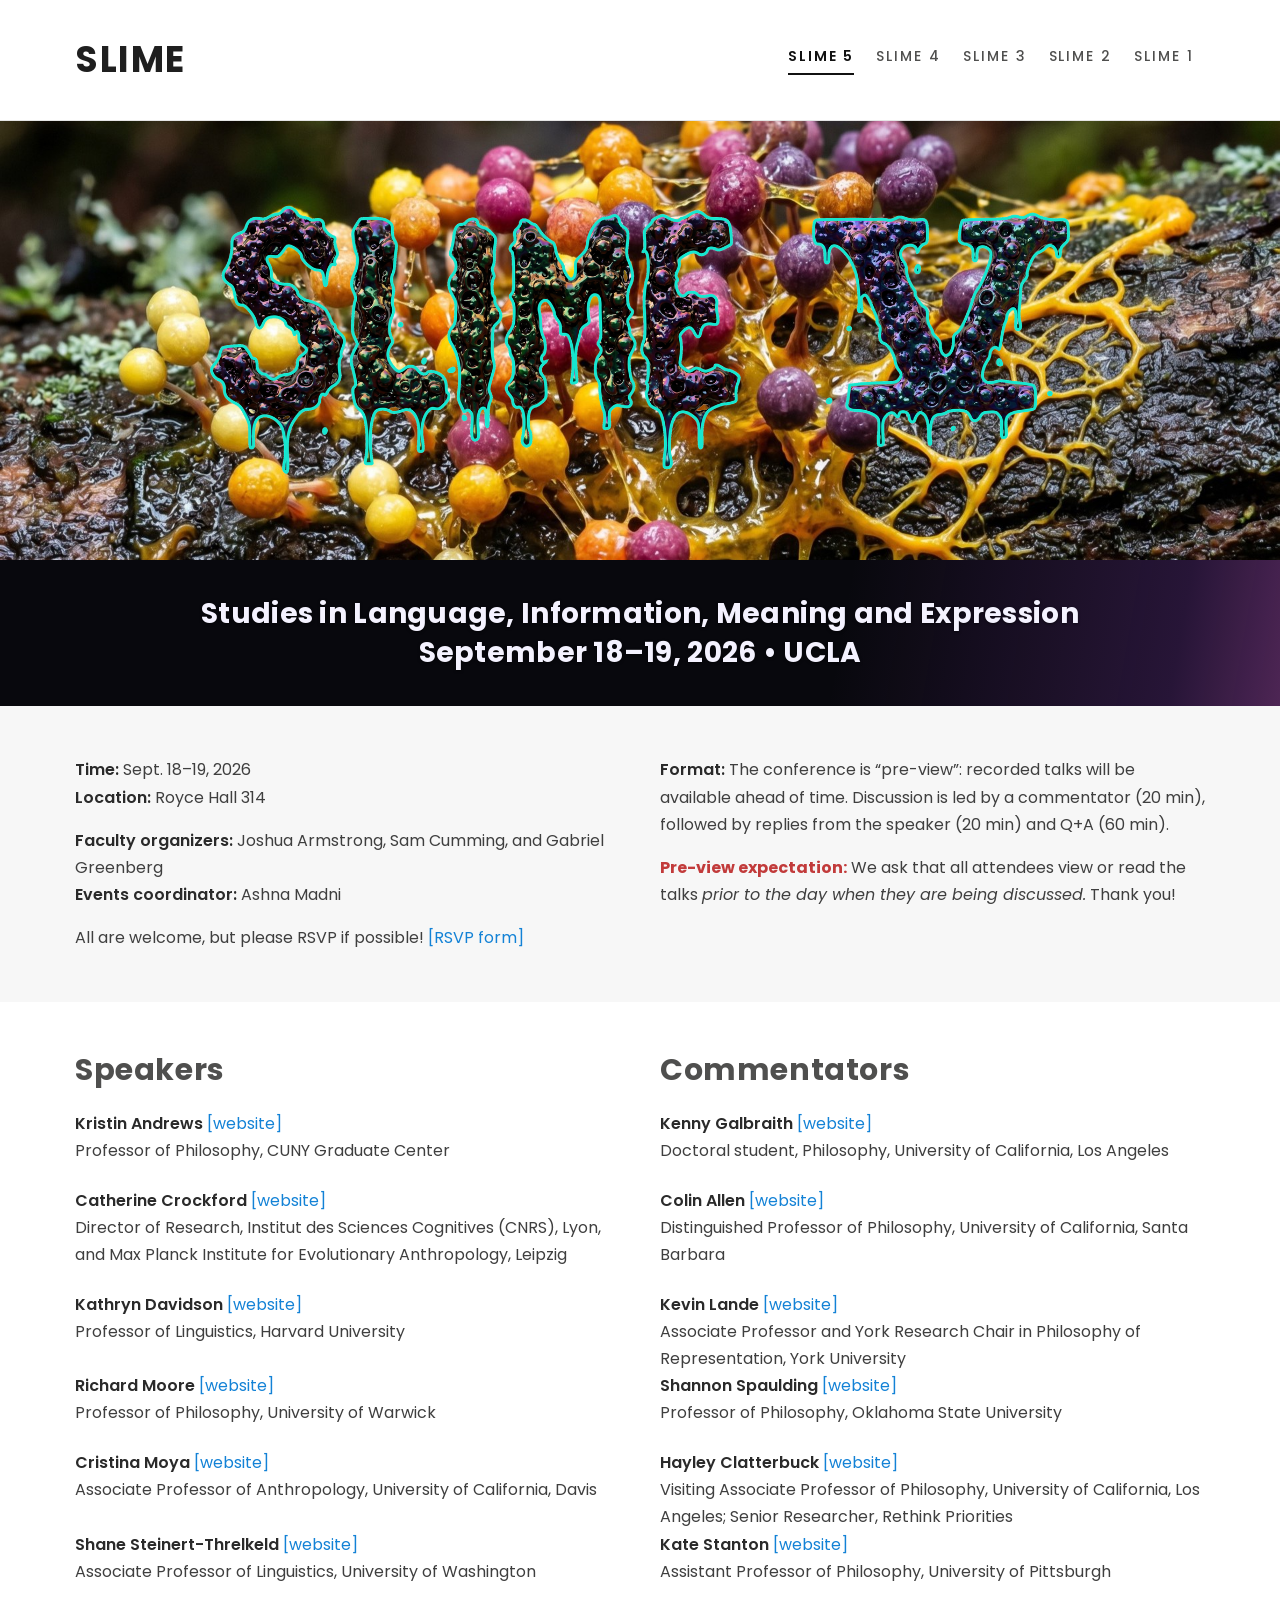
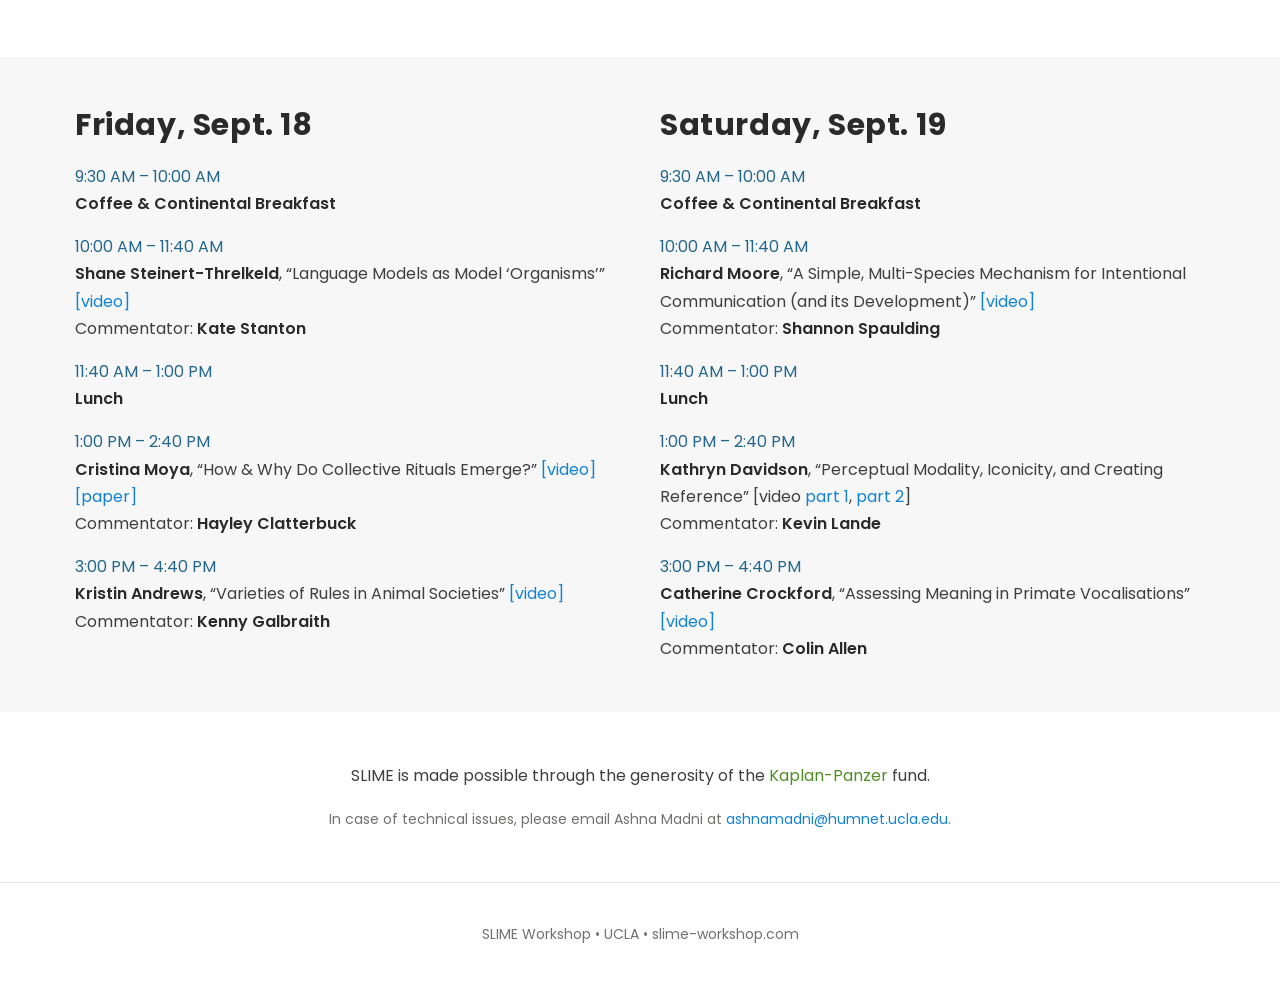
<file: index.html>
<!DOCTYPE html>
<html lang="en">
<head>
  <meta charset="utf-8">
  <meta name="viewport" content="width=device-width, initial-scale=1">
  <title>SLIME 5 — Studies in Language, Information, Meaning and Expression</title>
  <meta name="description" content="SLIME 5: Studies in Language, Information, Meaning and Expression. An annual UCLA workshop — September 18–19, 2026.">
  <meta property="og:title" content="SLIME 5 — UCLA, September 18–19, 2026">
  <meta property="og:description" content="An annual UCLA workshop on language, information, meaning and expression. Details coming soon.">
  <meta property="og:type" content="website">
  <meta property="og:url" content="https://slime-workshop.com/">
  <meta property="og:image" content="https://slime-workshop.com/assets/images/hero/slime5-hero.jpg">
  <link rel="icon" href="assets/images/favicon.png">
  <link rel="preconnect" href="https://fonts.googleapis.com">
  <link rel="preconnect" href="https://fonts.gstatic.com" crossorigin>
  <link href="https://fonts.googleapis.com/css2?family=Poppins:wght@400;500;600;700&display=swap" rel="stylesheet">
  <link rel="stylesheet" href="css/style.css">
</head>
<body class="conf conf--slime5" data-page="slime5">

  <header class="site-header">
    <div class="container">
      <a class="site-logo" href="index.html">SLIME</a>
      <nav class="main-nav" aria-label="Main navigation">
        <ul>
          <li><a href="index.html"   data-nav="slime5">SLIME 5</a></li>
          <li><a href="slime-4.html" data-nav="slime4">SLIME 4</a></li>
          <li><a href="slime-3.html" data-nav="slime3">SLIME 3</a></li>
          <li><a href="slime-2.html" data-nav="slime2">SLIME 2</a></li>
          <li><a href="slime-1.html" data-nav="slime1">SLIME 1</a></li>
        </ul>
      </nav>
      <button class="hamburger" aria-label="Open menu">
        <svg width="24" height="16" viewBox="0 0 24 16" aria-hidden="true"><g fill="currentColor"><rect width="24" height="2"/><rect y="7" width="24" height="2"/><rect y="14" width="24" height="2"/></g></svg>
      </button>
    </div>
  </header>

  <nav class="mobile-nav" aria-label="Mobile navigation">
    <button class="mobile-nav-close" aria-label="Close menu">
      <svg width="22" height="22" viewBox="0 0 20 20" aria-hidden="true"><path d="M12.376 10l7.13-7.13c.656-.657.656-1.72 0-2.378-.656-.656-1.72-.656-2.377 0L10 7.622 2.87.493C2.212-.164 1.15-.164.49.492c-.656.657-.656 1.72 0 2.377L7.622 10l-7.13 7.13c-.656.656-.656 1.72 0 2.376.657.656 1.72.656 2.377 0l7.13-7.13 7.13 7.13c.656.656 1.72.656 2.376 0 .656-.656.656-1.72 0-2.377L12.376 10z" fill="currentColor"/></svg>
    </button>
    <ul>
      <li><a href="index.html"   data-nav="slime5">SLIME 5</a></li>
      <li><a href="slime-4.html" data-nav="slime4">SLIME 4</a></li>
      <li><a href="slime-3.html" data-nav="slime3">SLIME 3</a></li>
      <li><a href="slime-2.html" data-nav="slime2">SLIME 2</a></li>
      <li><a href="slime-1.html" data-nav="slime1">SLIME 1</a></li>
    </ul>
  </nav>

  <main>
    <!-- Slime-mold splash photo is set via `.hero--slime5` in css/style.css;
         the "SLIME V" lockup floats above it (assets/images/slime5-logo.png). -->
    <section class="hero hero--slime5">
      <img class="hero__logo" src="assets/images/slime5-logo.png" alt="SLIME 5">
    </section>

    <section class="band band-title">
      <div class="container">
        <h1>Studies in Language, Information, Meaning and Expression<br>September 18&ndash;19, 2026 &bull; UCLA</h1>
      </div>
    </section>

<section class="band band--logistics">
      <div class="container">
        <div class="two-col">
          <div>
            <p>
              <strong>Time:</strong> Sept. 18&ndash;19, 2026<br>
              <strong>Location:</strong> Royce Hall 314
            </p>
            <p>
              <strong>Faculty organizers:</strong> Joshua Armstrong, Sam Cumming, and Gabriel Greenberg<br>
              <strong>Events coordinator:</strong> Ashna Madni
            </p>
            <p>All are welcome, but please RSVP if possible!
              <a href="https://forms.gle/f8BjvBZV5dRXZYhaA" target="_blank" rel="noopener">[RSVP form]</a>
            </p>
          </div>
          <div>
            <p><strong>Format:</strong> The conference is “pre-view”: recorded talks will be available ahead of time. Discussion is led by a commentator (20 min), followed by replies from the speaker (20 min) and Q+A (60 min).</p>
            <p><strong class="note-change">Pre-view expectation:</strong> We ask that all attendees view or read the talks <em>prior to the day when they are being discussed.</em> Thank you!</p>
          </div>
        </div>
      </div>
    </section>

    <section class="band band--people">
      <div class="container">
        <div class="pairs">
          <div class="pairs-head">
            <h2>Speakers</h2>
            <h2>Commentators</h2>
          </div>
          <div class="pair">
            <p class="person person--speaker"><strong>Kristin Andrews</strong> <a href="https://www.kristinandrews.org/" target="_blank" rel="noopener">[website]</a><br><span class="role">Professor of Philosophy, CUNY Graduate Center</span></p>
            <p class="person person--commentator"><strong>Kenny Galbraith</strong> <a href="https://philosophy.ucla.edu/person/kenny-galbraith/" target="_blank" rel="noopener">[website]</a><br><span class="role">Doctoral student, Philosophy, University of California, Los Angeles</span></p>
          </div>
          <div class="pair">
            <p class="person person--speaker"><strong>Catherine Crockford</strong> <a href="https://www.eva.mpg.de/ecology/staff/catherine-crockford/" target="_blank" rel="noopener">[website]</a><br><span class="role">Director of Research, Institut des Sciences Cognitives (CNRS), Lyon, and Max Planck Institute for Evolutionary Anthropology, Leipzig</span></p>
            <p class="person person--commentator"><strong>Colin Allen</strong> <a href="https://philosophy.ucsb.edu/people/allen-colin" target="_blank" rel="noopener">[website]</a><br><span class="role">Distinguished Professor of Philosophy, University of California, Santa Barbara</span></p>
          </div>
          <div class="pair">
            <p class="person person--speaker"><strong>Kathryn Davidson</strong> <a href="https://kathryndavidson.scholars.harvard.edu/" target="_blank" rel="noopener">[website]</a><br><span class="role">Professor of Linguistics, Harvard University</span></p>
            <p class="person person--commentator"><strong>Kevin Lande</strong> <a href="https://www.kevinlande.com/" target="_blank" rel="noopener">[website]</a><br><span class="role">Associate Professor and York Research Chair in Philosophy of Representation, York University</span></p>
          </div>
          <div class="pair">
            <p class="person person--speaker"><strong>Richard Moore</strong> <a href="https://warwick.ac.uk/fac/soc/philosophy/people/summaries/moore/" target="_blank" rel="noopener">[website]</a><br><span class="role">Professor of Philosophy, University of Warwick</span></p>
            <p class="person person--commentator"><strong>Shannon Spaulding</strong> <a href="https://www.shannonspaulding.com/" target="_blank" rel="noopener">[website]</a><br><span class="role">Professor of Philosophy, Oklahoma State University</span></p>
          </div>
          <div class="pair">
            <p class="person person--speaker"><strong>Cristina Moya</strong> <a href="https://sites.google.com/site/cristinasolermoya/home" target="_blank" rel="noopener">[website]</a><br><span class="role">Associate Professor of Anthropology, University of California, Davis</span></p>
            <p class="person person--commentator"><strong>Hayley Clatterbuck</strong> <a href="https://sites.google.com/site/hayleyclatterbuck/home" target="_blank" rel="noopener">[website]</a><br><span class="role">Visiting Associate Professor of Philosophy, University of California, Los Angeles; Senior Researcher, Rethink Priorities</span></p>
          </div>
          <div class="pair">
            <p class="person person--speaker"><strong>Shane Steinert-Threlkeld</strong> <a href="https://www.shane.st/" target="_blank" rel="noopener">[website]</a><br><span class="role">Associate Professor of Linguistics, University of Washington</span></p>
            <p class="person person--commentator"><strong>Kate Stanton</strong> <a href="https://katehazelstanton1.wixsite.com/my-site-2" target="_blank" rel="noopener">[website]</a><br><span class="role">Assistant Professor of Philosophy, University of Pittsburgh</span></p>
          </div>
        </div>
      </div>
    </section>

    <section class="band band--schedule">
      <div class="container">
        <div class="two-col">
          <div>
            <h2 class="day-title">Friday, Sept. 18</h2>
            <p class="talk"><span class="time">9:30 AM &ndash; 10:00 AM</span><br><strong>Coffee &amp; Continental Breakfast</strong></p>
            <p class="talk"><span class="time">10:00 AM &ndash; 11:40 AM</span><br><strong>Shane Steinert-Threlkeld</strong>, &ldquo;Language Models as Model &lsquo;Organisms&rsquo;&rdquo; <a href="https://drive.google.com/file/d/1bj0Mehg8tjS9d9cQ-EwkXyS5BJYDGszq/view?usp=sharing" target="_blank" rel="noopener">[video]</a><br>Commentator: <strong>Kate Stanton</strong></p>
            <p class="talk"><span class="time">11:40 AM &ndash; 1:00 PM</span><br><strong>Lunch</strong></p>
            <p class="talk"><span class="time">1:00 PM &ndash; 2:40 PM</span><br><strong>Cristina Moya</strong>, &ldquo;How &amp; Why Do Collective Rituals Emerge?&rdquo; <a href="https://drive.google.com/file/d/1dzXQrUjvEh249JA2PDwNamiRD2YZnNLs/view?usp=sharing" target="_blank" rel="noopener">[video]</a> <a href="https://royalsocietypublishing.org/rsos/article/12/9/250077/235299/The-emergence-of-a-new-pilgrimage-as-an-assurance" target="_blank" rel="noopener">[paper]</a><br>Commentator: <strong>Hayley Clatterbuck</strong></p>
            <p class="talk"><span class="time">3:00 PM &ndash; 4:40 PM</span><br><strong>Kristin Andrews</strong>, &ldquo;Varieties of Rules in Animal Societies&rdquo; <a href="https://drive.google.com/file/d/1WUjVRDhtJ2FOHoKakZgXEG7cvaIjIa4R/view?usp=sharing" target="_blank" rel="noopener">[video]</a><br>Commentator: <strong>Kenny Galbraith</strong></p>
          </div>
          <div>
            <h2 class="day-title">Saturday, Sept. 19</h2>
            <p class="talk"><span class="time">9:30 AM &ndash; 10:00 AM</span><br><strong>Coffee &amp; Continental Breakfast</strong></p>
            <p class="talk"><span class="time">10:00 AM &ndash; 11:40 AM</span><br><strong>Richard Moore</strong>, &ldquo;A Simple, Multi-Species Mechanism for Intentional Communication (and its Development)&rdquo; <a href="https://drive.google.com/file/d/153QAmMgkOToYW5afntk2cWWVSKLG9I5l/view?usp=sharing" target="_blank" rel="noopener">[video]</a><br>Commentator: <strong>Shannon Spaulding</strong></p>
            <p class="talk"><span class="time">11:40 AM &ndash; 1:00 PM</span><br><strong>Lunch</strong></p>
            <p class="talk"><span class="time">1:00 PM &ndash; 2:40 PM</span><br><strong>Kathryn Davidson</strong>, &ldquo;Perceptual Modality, Iconicity, and Creating Reference&rdquo; [video <a href="https://docs.google.com/videos/d/1hTlEY-JbBmpgV8bxRKwBhh-JTKLkEIJRCjemgyL8GQw/play?usp=sharing" target="_blank" rel="noopener">part 1</a>, <a href="https://docs.google.com/videos/d/1gP9vW-ZI-f-BmzbaonrqGeTW0TiOTovpuSd4_0iSjqk/play?usp=sharing" target="_blank" rel="noopener">part 2</a>]<br>Commentator: <strong>Kevin Lande</strong></p>
            <p class="talk"><span class="time">3:00 PM &ndash; 4:40 PM</span><br><strong>Catherine Crockford</strong>, &ldquo;Assessing Meaning in Primate Vocalisations&rdquo; <a href="https://drive.google.com/file/d/1_A3MTIz2d9bvZk6wT3_3PSCMRsR64K-q/view?usp=sharing" target="_blank" rel="noopener">[video]</a><br>Commentator: <strong>Colin Allen</strong></p>
          </div>
        </div>
      </div>
    </section>

    <section class="band colophon">
      <div class="container">
        <p>SLIME is made possible through the generosity of the <span class="credit">Kaplan-Panzer</span> fund.</p>
        <p><small>In case of technical issues, please email Ashna Madni at <a href="mailto:ashnamadni@humnet.ucla.edu">ashnamadni@humnet.ucla.edu</a>.</small></p>
      </div>
    </section>
  </main>

  <footer class="site-footer">
    <div class="container">
      <p>SLIME Workshop &bull; UCLA &bull; <a href="https://slime-workshop.com">slime-workshop.com</a></p>
    </div>
  </footer>

  <script src="js/main.js"></script>
</body>
</html>
</file>
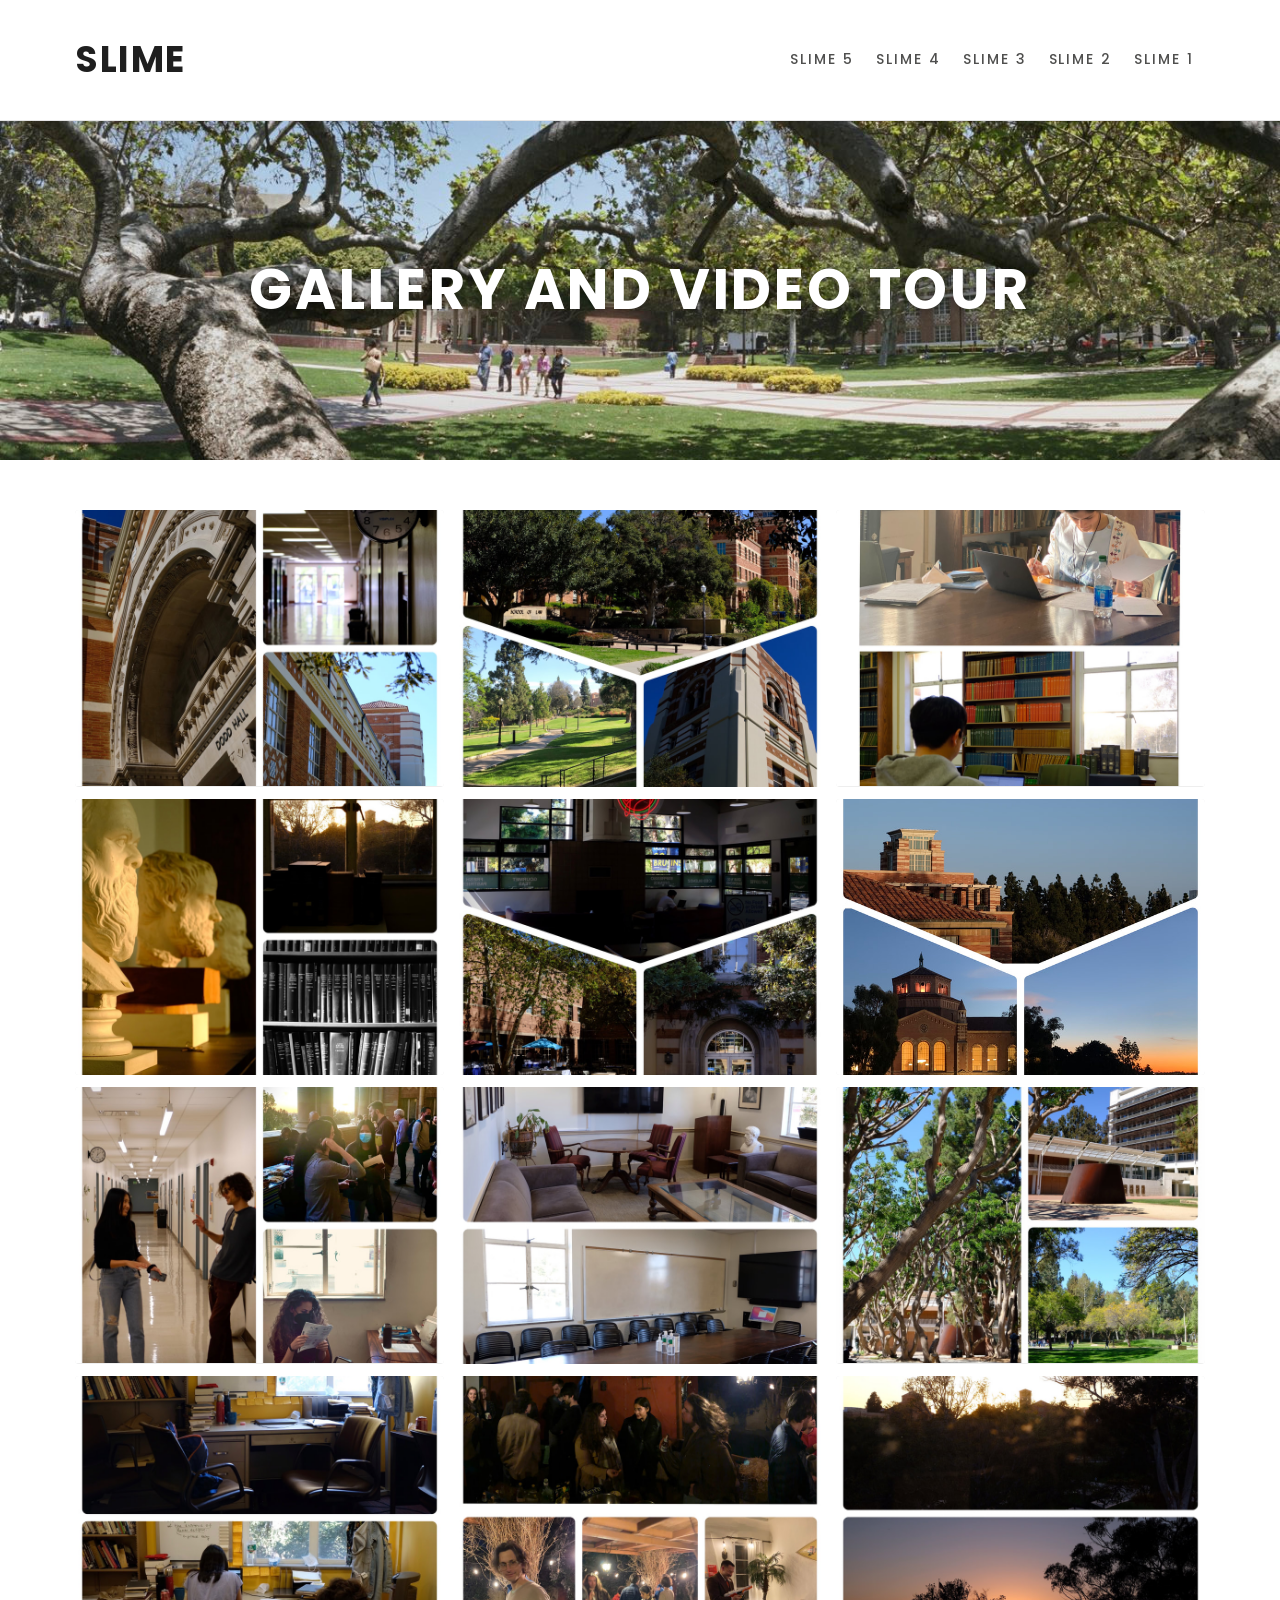
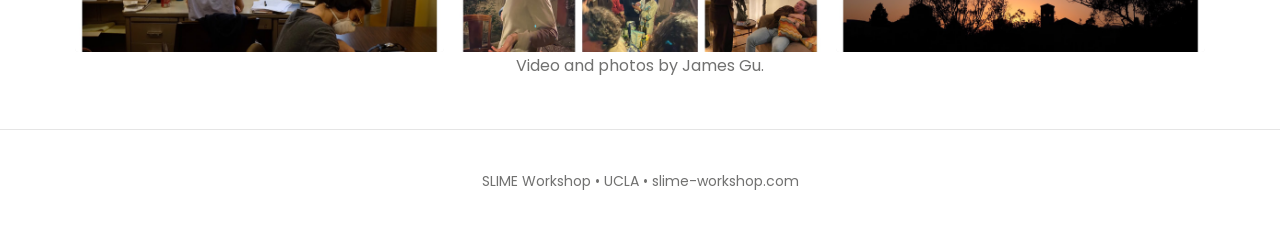
<file: gallery.html>
<!DOCTYPE html>
<html lang="en">
<head>
  <meta charset="utf-8">
  <meta name="viewport" content="width=device-width, initial-scale=1">
  <title>Gallery and Video Tour — SLIME Workshop, UCLA</title>
  <meta name="description" content="A photo tour of the UCLA Philosophy department and campus, home of the SLIME workshop. Photos by James Gu.">
  <meta property="og:title" content="Gallery and Video Tour — SLIME Workshop">
  <meta property="og:description" content="A photo tour of the UCLA Philosophy department and campus.">
  <meta property="og:type" content="website">
  <meta property="og:url" content="https://slime-workshop.com/gallery.html">
  <meta property="og:image" content="https://slime-workshop.com/assets/images/gallery/01.jpg">
  <link rel="icon" href="assets/images/favicon.png">
  <link rel="preconnect" href="https://fonts.googleapis.com">
  <link rel="preconnect" href="https://fonts.gstatic.com" crossorigin>
  <link href="https://fonts.googleapis.com/css2?family=Poppins:wght@400;500;600;700&display=swap" rel="stylesheet">
  <link rel="stylesheet" href="css/style.css">
</head>
<body class="conf conf--gallery" data-page="gallery">

  <header class="site-header">
    <div class="container">
      <a class="site-logo" href="index.html">SLIME</a>
      <nav class="main-nav" aria-label="Main navigation">
        <ul>
          <li><a href="index.html"   data-nav="slime5">SLIME 5</a></li>
          <li><a href="slime-4.html" data-nav="slime4">SLIME 4</a></li>
          <li><a href="slime-3.html" data-nav="slime3">SLIME 3</a></li>
          <li><a href="slime-2.html" data-nav="slime2">SLIME 2</a></li>
          <li><a href="slime-1.html" data-nav="slime1">SLIME 1</a></li>
        </ul>
      </nav>
      <button class="hamburger" aria-label="Open menu">
        <svg width="24" height="16" viewBox="0 0 24 16" aria-hidden="true"><g fill="currentColor"><rect width="24" height="2"/><rect y="7" width="24" height="2"/><rect y="14" width="24" height="2"/></g></svg>
      </button>
    </div>
  </header>

  <nav class="mobile-nav" aria-label="Mobile navigation">
    <button class="mobile-nav-close" aria-label="Close menu">
      <svg width="22" height="22" viewBox="0 0 20 20" aria-hidden="true"><path d="M12.376 10l7.13-7.13c.656-.657.656-1.72 0-2.378-.656-.656-1.72-.656-2.377 0L10 7.622 2.87.493C2.212-.164 1.15-.164.49.492c-.656.657-.656 1.72 0 2.377L7.622 10l-7.13 7.13c-.656.656-.656 1.72 0 2.376.657.656 1.72.656 2.377 0l7.13-7.13 7.13 7.13c.656.656 1.72.656 2.376 0 .656-.656.656-1.72 0-2.377L12.376 10z" fill="currentColor"/></svg>
    </button>
    <ul>
      <li><a href="index.html"   data-nav="slime5">SLIME 5</a></li>
      <li><a href="slime-4.html" data-nav="slime4">SLIME 4</a></li>
      <li><a href="slime-3.html" data-nav="slime3">SLIME 3</a></li>
      <li><a href="slime-2.html" data-nav="slime2">SLIME 2</a></li>
      <li><a href="slime-1.html" data-nav="slime1">SLIME 1</a></li>
    </ul>
  </nav>

  <main>
    <section class="hero hero--gallery">
      <h1 class="hero__wordmark" style="font-size:clamp(32px,6vw,56px);">Gallery and Video Tour</h1>
    </section>

    <section class="band">
      <div class="container">
        <div class="gallery-grid">
          <figure><a href="assets/images/gallery/01.jpg" data-caption="Dodd Hall — Our home"><img src="assets/images/gallery/01.jpg" alt="Dodd Hall — Our home" loading="lazy"></a><figcaption>Dodd Hall — Our home</figcaption></figure>
          <figure><a href="assets/images/gallery/02.jpg" data-caption="UCLA Campus"><img src="assets/images/gallery/02.jpg" alt="UCLA Campus" loading="lazy"></a><figcaption>UCLA Campus</figcaption></figure>
          <figure><a href="assets/images/gallery/03.jpg" data-caption="Philosophy Department Library (in Dodd Hall)"><img src="assets/images/gallery/03.jpg" alt="Philosophy Department Library (in Dodd Hall)" loading="lazy"></a><figcaption>Philosophy Department Library (in Dodd Hall)</figcaption></figure>
          <figure><a href="assets/images/gallery/04.jpg" data-caption=""><img src="assets/images/gallery/04.jpg" alt="UCLA scene" loading="lazy"></a></figure>
          <figure><a href="assets/images/gallery/05.jpg" data-caption=""><img src="assets/images/gallery/05.jpg" alt="UCLA scene" loading="lazy"></a></figure>
          <figure><a href="assets/images/gallery/06.jpg" data-caption=""><img src="assets/images/gallery/06.jpg" alt="UCLA scene" loading="lazy"></a></figure>
          <figure><a href="assets/images/gallery/07.jpg" data-caption="Philosophical work"><img src="assets/images/gallery/07.jpg" alt="Philosophical work" loading="lazy"></a><figcaption>Philosophical work</figcaption></figure>
          <figure><a href="assets/images/gallery/08.jpg" data-caption="The seminar rooms"><img src="assets/images/gallery/08.jpg" alt="The seminar rooms" loading="lazy"></a><figcaption>The seminar rooms</figcaption></figure>
          <figure><a href="assets/images/gallery/09.jpg" data-caption="UCLA Campus"><img src="assets/images/gallery/09.jpg" alt="UCLA Campus" loading="lazy"></a><figcaption>UCLA Campus</figcaption></figure>
          <figure><a href="assets/images/gallery/10.jpg" data-caption="Grad offices"><img src="assets/images/gallery/10.jpg" alt="Grad offices" loading="lazy"></a><figcaption>Grad offices</figcaption></figure>
          <figure><a href="assets/images/gallery/11.jpg" data-caption="Having fun"><img src="assets/images/gallery/11.jpg" alt="Having fun" loading="lazy"></a><figcaption>Having fun</figcaption></figure>
          <figure><a href="assets/images/gallery/12.jpg" data-caption="Dusk"><img src="assets/images/gallery/12.jpg" alt="Dusk" loading="lazy"></a><figcaption>Dusk</figcaption></figure>
        </div>
        <p class="gallery-credit">Video and photos by James Gu.</p>
      </div>
    </section>
  </main>

  <footer class="site-footer">
    <div class="container">
      <p>SLIME Workshop &bull; UCLA &bull; <a href="https://slime-workshop.com">slime-workshop.com</a></p>
    </div>
  </footer>

  <script src="js/main.js"></script>
</body>
</html>
</file>
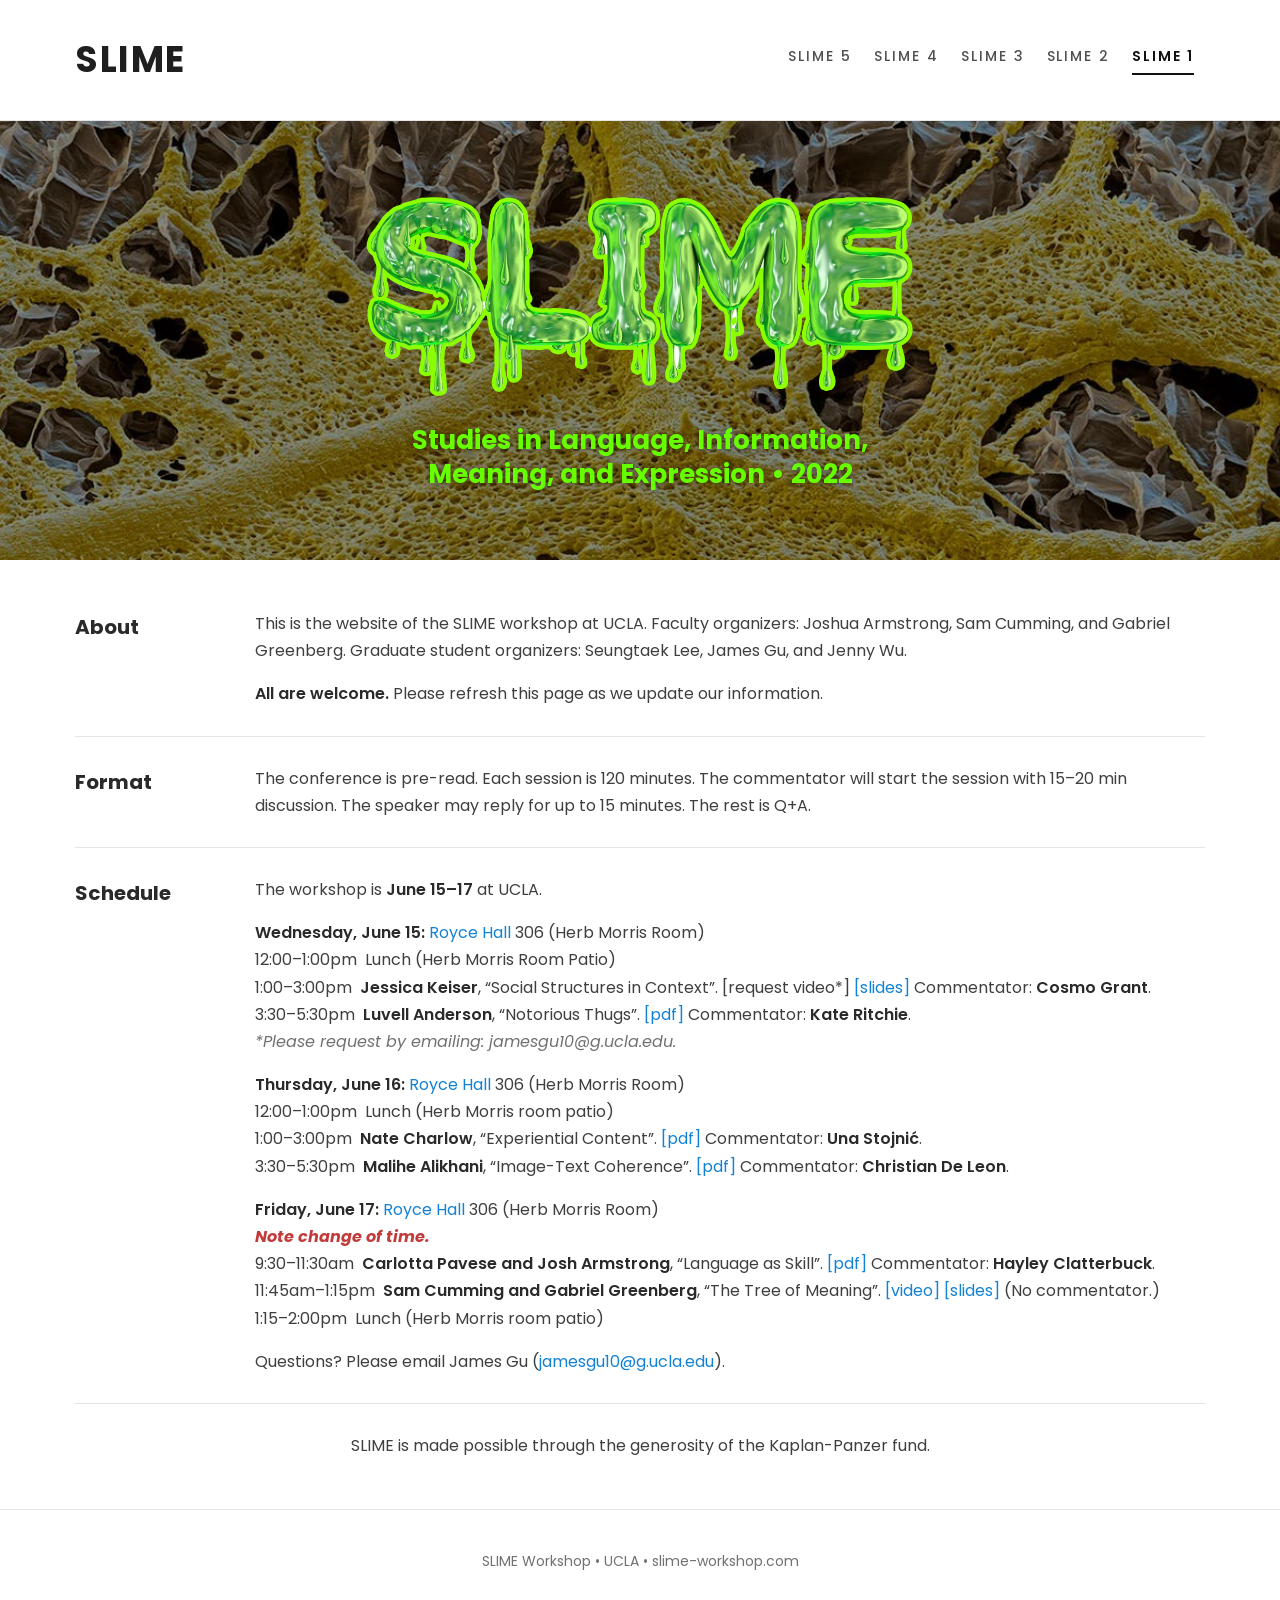
<file: slime-1.html>
<!DOCTYPE html>
<html lang="en">
<head>
  <meta charset="utf-8">
  <meta name="viewport" content="width=device-width, initial-scale=1">
  <title>SLIME 1 — Studies in Language, Information, Meaning, and Expression</title>
  <meta name="description" content="SLIME 1: Studies in Language, Information, Meaning, and Expression. June 15–17, 2022, Royce Hall 306 (Herb Morris Room), UCLA.">
  <meta property="og:title" content="SLIME 1 — UCLA, June 15–17, 2022">
  <meta property="og:description" content="An annual UCLA workshop on language, information, meaning and expression.">
  <meta property="og:type" content="website">
  <meta property="og:url" content="https://slime-workshop.com/slime-1.html">
  <meta property="og:image" content="https://slime-workshop.com/assets/images/slime1-logo.png">
  <link rel="icon" href="assets/images/favicon.png">
  <link rel="preconnect" href="https://fonts.googleapis.com">
  <link rel="preconnect" href="https://fonts.gstatic.com" crossorigin>
  <link href="https://fonts.googleapis.com/css2?family=Poppins:wght@400;500;600;700&display=swap" rel="stylesheet">
  <link rel="stylesheet" href="css/style.css">
</head>
<body class="conf conf--slime1" data-page="slime1">

  <header class="site-header">
    <div class="container">
      <a class="site-logo" href="index.html">SLIME</a>
      <nav class="main-nav" aria-label="Main navigation">
        <ul>
          <li><a href="index.html"   data-nav="slime5">SLIME 5</a></li>
          <li><a href="slime-4.html" data-nav="slime4">SLIME 4</a></li>
          <li><a href="slime-3.html" data-nav="slime3">SLIME 3</a></li>
          <li><a href="slime-2.html" data-nav="slime2">SLIME 2</a></li>
          <li><a href="slime-1.html" data-nav="slime1">SLIME 1</a></li>
        </ul>
      </nav>
      <button class="hamburger" aria-label="Open menu">
        <svg width="24" height="16" viewBox="0 0 24 16" aria-hidden="true"><g fill="currentColor"><rect width="24" height="2"/><rect y="7" width="24" height="2"/><rect y="14" width="24" height="2"/></g></svg>
      </button>
    </div>
  </header>

  <nav class="mobile-nav" aria-label="Mobile navigation">
    <button class="mobile-nav-close" aria-label="Close menu">
      <svg width="22" height="22" viewBox="0 0 20 20" aria-hidden="true"><path d="M12.376 10l7.13-7.13c.656-.657.656-1.72 0-2.378-.656-.656-1.72-.656-2.377 0L10 7.622 2.87.493C2.212-.164 1.15-.164.49.492c-.656.657-.656 1.72 0 2.377L7.622 10l-7.13 7.13c-.656.656-.656 1.72 0 2.376.657.656 1.72.656 2.377 0l7.13-7.13 7.13 7.13c.656.656 1.72.656 2.376 0 .656-.656.656-1.72 0-2.377L12.376 10z" fill="currentColor"/></svg>
    </button>
    <ul>
      <li><a href="index.html"   data-nav="slime5">SLIME 5</a></li>
      <li><a href="slime-4.html" data-nav="slime4">SLIME 4</a></li>
      <li><a href="slime-3.html" data-nav="slime3">SLIME 3</a></li>
      <li><a href="slime-2.html" data-nav="slime2">SLIME 2</a></li>
      <li><a href="slime-1.html" data-nav="slime1">SLIME 1</a></li>
    </ul>
  </nav>

  <main>
    <section class="hero hero--slime1">
      <img class="hero__logo" src="assets/images/slime1-logo.png" alt="SLIME 1">
      <p class="hero__subtitle">Studies in Language, Information,<br>Meaning, and Expression &bull; 2022</p>
    </section>

    <section class="band">
      <div class="container">
        <div class="info-row">
          <p class="info-row__label">About</p>
          <div>
            <p>This is the website of the SLIME workshop at UCLA. Faculty organizers: Joshua Armstrong, Sam Cumming, and Gabriel Greenberg. Graduate student organizers: Seungtaek Lee, James Gu, and Jenny Wu.</p>
            <p><strong>All are welcome.</strong> Please refresh this page as we update our information.</p>
          </div>
        </div>

        <hr class="divider">

        <div class="info-row">
          <p class="info-row__label">Format</p>
          <div>
            <p>The conference is pre-read. Each session is 120 minutes. The commentator will start the session with 15–20 min discussion. The speaker may reply for up to 15 minutes. The rest is Q+A.</p>
          </div>
        </div>

        <hr class="divider">

        <div class="info-row">
          <p class="info-row__label">Schedule</p>
          <div>
            <p>The workshop is <strong>June 15–17</strong> at UCLA.</p>

            <p><strong>Wednesday, June 15:</strong> <a href="https://goo.gl/maps/yJcmug1XwxjMzX3G6" target="_blank" rel="noopener">Royce Hall</a> 306 (Herb Morris Room)<br>
              12:00–1:00pm &nbsp;Lunch (Herb Morris Room Patio)<br>
              1:00–3:00pm &nbsp;<strong>Jessica Keiser</strong>, “Social Structures in Context”. [request video*] <a href="https://drive.google.com/file/d/15xDz8L8DW8nqAEUSDtFvgbJJjANFQ081/view?usp=sharing" target="_blank" rel="noopener">[slides]</a> Commentator: <strong>Cosmo Grant</strong>.<br>
              3:30–5:30pm &nbsp;<strong>Luvell Anderson</strong>, “Notorious Thugs”. <a href="https://drive.google.com/file/d/1pDdVE9bICOA2rPD-Cl0s8CnInoYcw71e/view?usp=sharing" target="_blank" rel="noopener">[pdf]</a> Commentator: <strong>Kate Ritchie</strong>.<br>
              <span class="tba">*Please request by emailing: jamesgu10@g.ucla.edu.</span></p>

            <p><strong>Thursday, June 16:</strong> <a href="https://goo.gl/maps/yJcmug1XwxjMzX3G6" target="_blank" rel="noopener">Royce Hall</a> 306 (Herb Morris Room)<br>
              12:00–1:00pm &nbsp;Lunch (Herb Morris room patio)<br>
              1:00–3:00pm &nbsp;<strong>Nate Charlow</strong>, “Experiential Content”. <a href="https://drive.google.com/file/d/1PMBRdWWgC25WN1MsQghAHzwd8rzUG6jj/view?usp=sharing" target="_blank" rel="noopener">[pdf]</a> Commentator: <strong>Una Stojnić</strong>.<br>
              3:30–5:30pm &nbsp;<strong>Malihe Alikhani</strong>, “Image-Text Coherence”. <a href="https://drive.google.com/file/d/1bOQsgx_ixBfxrotQDN4NV9OKg5yT8P8L/view?usp=sharing" target="_blank" rel="noopener">[pdf]</a> Commentator: <strong>Christian De Leon</strong>.</p>

            <p><strong>Friday, June 17:</strong> <a href="https://goo.gl/maps/yJcmug1XwxjMzX3G6" target="_blank" rel="noopener">Royce Hall</a> 306 (Herb Morris Room)<br>
              <strong><em class="note-change">Note change of time.</em></strong><br>
              9:30–11:30am &nbsp;<strong>Carlotta Pavese and Josh Armstrong</strong>, “Language as Skill”. <a href="https://drive.google.com/file/d/1uNvGmM45-WZhiWpfcvuTy74myKzbwx71/view?usp=sharing" target="_blank" rel="noopener">[pdf]</a> Commentator: <strong>Hayley Clatterbuck</strong>.<br>
              11:45am–1:15pm &nbsp;<strong>Sam Cumming and Gabriel Greenberg</strong>, “The Tree of Meaning”. <a href="https://drive.google.com/file/d/1f_xPemrEwfpL7XgUBjMnSiG9tCIFCw0w/view?usp=sharing" target="_blank" rel="noopener">[video]</a> <a href="https://drive.google.com/file/d/1ZPSA6yx_Sb_O8CFPpUNw8bzwZf8OXDtT/view?usp=sharing" target="_blank" rel="noopener">[slides]</a> (No commentator.)<br>
              1:15–2:00pm &nbsp;Lunch (Herb Morris room patio)</p>

            <p>Questions? Please email James Gu (<a href="mailto:jamesgu10@g.ucla.edu">jamesgu10@g.ucla.edu</a>).</p>
          </div>
        </div>

        <hr class="divider">

        <p class="colophon">SLIME is made possible through the generosity of the Kaplan-Panzer fund.</p>
      </div>
    </section>
  </main>

  <footer class="site-footer">
    <div class="container">
      <p>SLIME Workshop &bull; UCLA &bull; <a href="https://slime-workshop.com">slime-workshop.com</a></p>
    </div>
  </footer>

  <script src="js/main.js"></script>
</body>
</html>
</file>
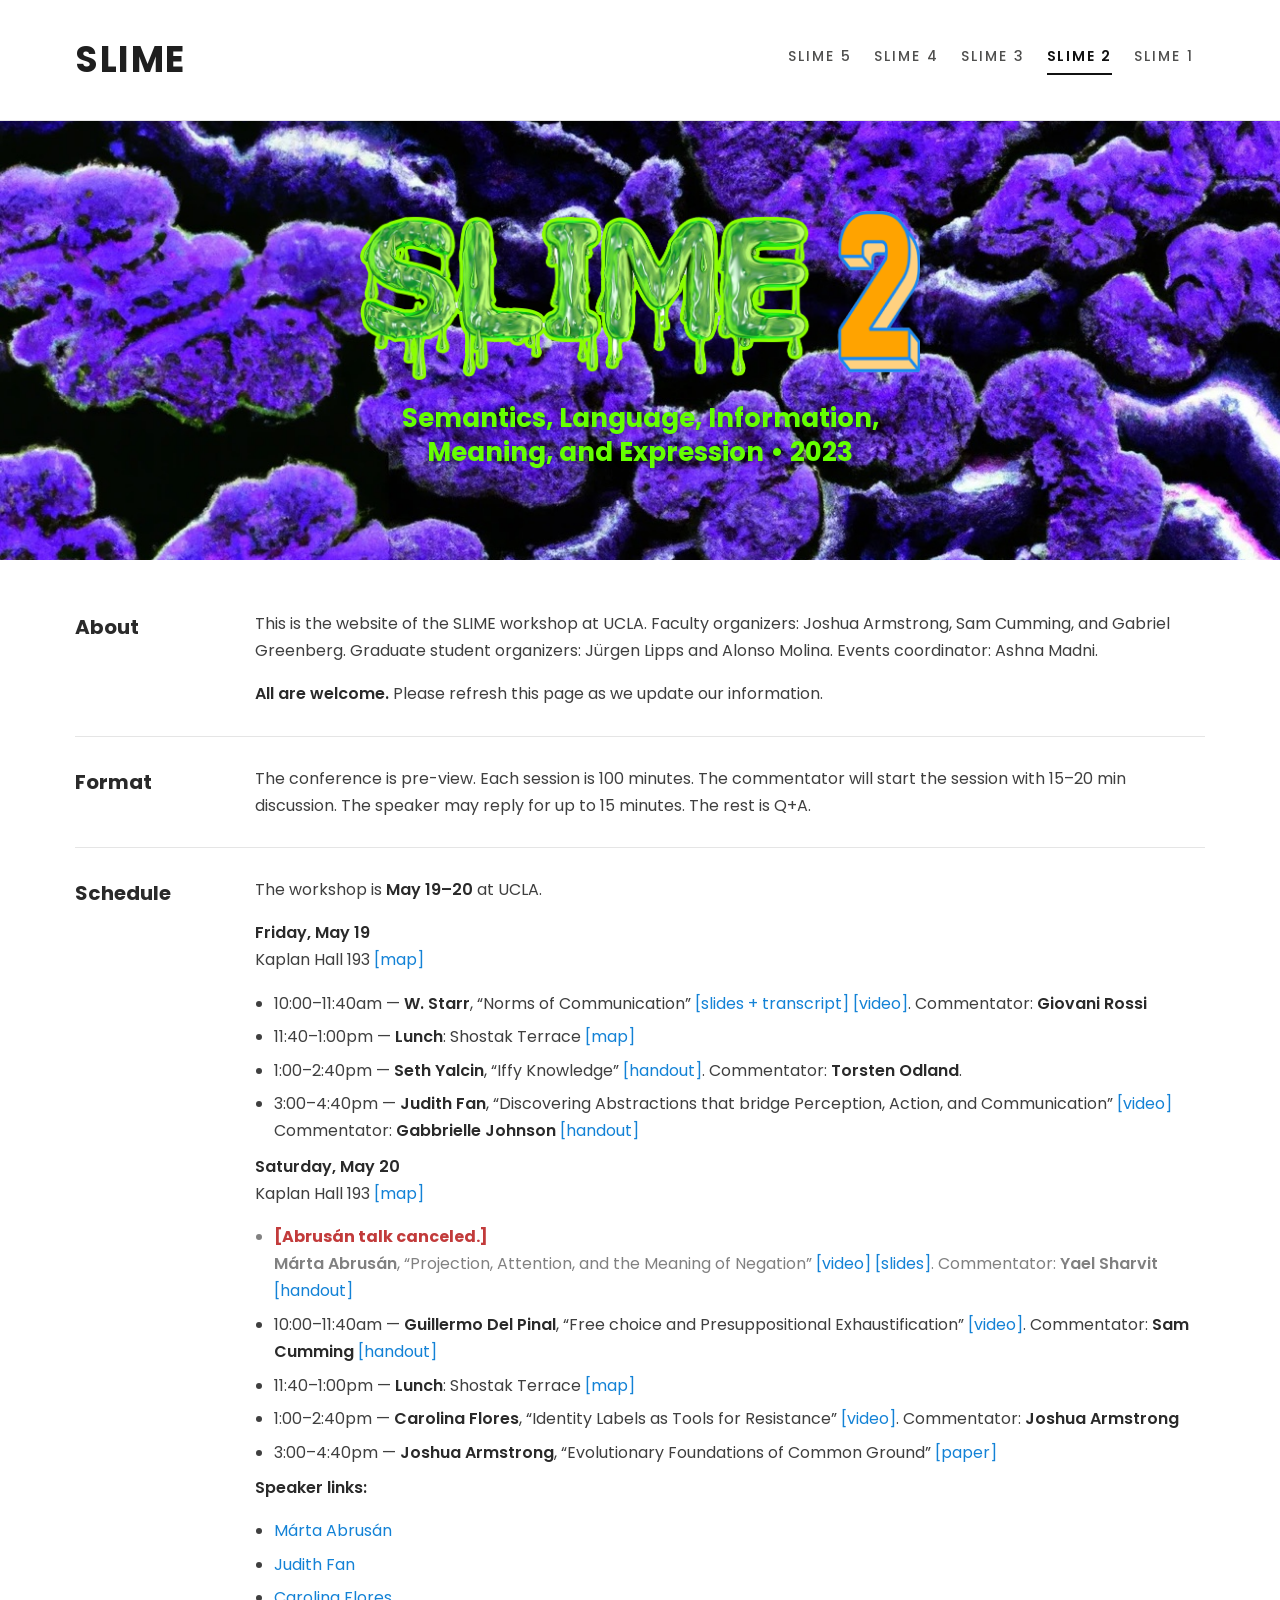
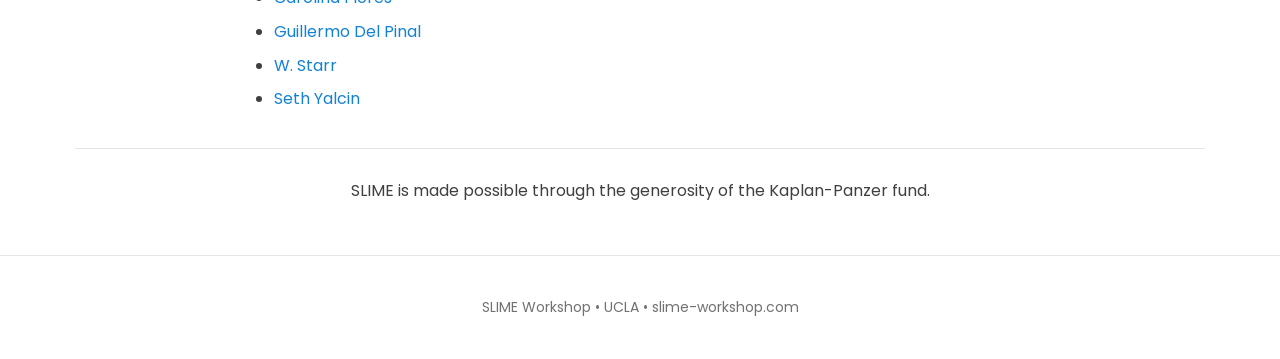
<file: slime-2.html>
<!DOCTYPE html>
<html lang="en">
<head>
  <meta charset="utf-8">
  <meta name="viewport" content="width=device-width, initial-scale=1">
  <title>SLIME 2 — Semantics, Language, Information, Meaning, and Expression</title>
  <meta name="description" content="SLIME 2: Semantics, Language, Information, Meaning, and Expression. May 19–20, 2023, Kaplan Hall 193, UCLA.">
  <meta property="og:title" content="SLIME 2 — UCLA, May 19–20, 2023">
  <meta property="og:description" content="An annual UCLA workshop on language, information, meaning and expression.">
  <meta property="og:type" content="website">
  <meta property="og:url" content="https://slime-workshop.com/slime-2.html">
  <meta property="og:image" content="https://slime-workshop.com/assets/images/slime2-logo.png">
  <link rel="icon" href="assets/images/favicon.png">
  <link rel="preconnect" href="https://fonts.googleapis.com">
  <link rel="preconnect" href="https://fonts.gstatic.com" crossorigin>
  <link href="https://fonts.googleapis.com/css2?family=Poppins:wght@400;500;600;700&display=swap" rel="stylesheet">
  <link rel="stylesheet" href="css/style.css">
</head>
<body class="conf conf--slime2" data-page="slime2">

  <header class="site-header">
    <div class="container">
      <a class="site-logo" href="index.html">SLIME</a>
      <nav class="main-nav" aria-label="Main navigation">
        <ul>
          <li><a href="index.html"   data-nav="slime5">SLIME 5</a></li>
          <li><a href="slime-4.html" data-nav="slime4">SLIME 4</a></li>
          <li><a href="slime-3.html" data-nav="slime3">SLIME 3</a></li>
          <li><a href="slime-2.html" data-nav="slime2">SLIME 2</a></li>
          <li><a href="slime-1.html" data-nav="slime1">SLIME 1</a></li>
        </ul>
      </nav>
      <button class="hamburger" aria-label="Open menu">
        <svg width="24" height="16" viewBox="0 0 24 16" aria-hidden="true"><g fill="currentColor"><rect width="24" height="2"/><rect y="7" width="24" height="2"/><rect y="14" width="24" height="2"/></g></svg>
      </button>
    </div>
  </header>

  <nav class="mobile-nav" aria-label="Mobile navigation">
    <button class="mobile-nav-close" aria-label="Close menu">
      <svg width="22" height="22" viewBox="0 0 20 20" aria-hidden="true"><path d="M12.376 10l7.13-7.13c.656-.657.656-1.72 0-2.378-.656-.656-1.72-.656-2.377 0L10 7.622 2.87.493C2.212-.164 1.15-.164.49.492c-.656.657-.656 1.72 0 2.377L7.622 10l-7.13 7.13c-.656.656-.656 1.72 0 2.376.657.656 1.72.656 2.377 0l7.13-7.13 7.13 7.13c.656.656 1.72.656 2.376 0 .656-.656.656-1.72 0-2.377L12.376 10z" fill="currentColor"/></svg>
    </button>
    <ul>
      <li><a href="index.html"   data-nav="slime5">SLIME 5</a></li>
      <li><a href="slime-4.html" data-nav="slime4">SLIME 4</a></li>
      <li><a href="slime-3.html" data-nav="slime3">SLIME 3</a></li>
      <li><a href="slime-2.html" data-nav="slime2">SLIME 2</a></li>
      <li><a href="slime-1.html" data-nav="slime1">SLIME 1</a></li>
    </ul>
  </nav>

  <main>
    <section class="hero hero--slime2">
      <img class="hero__logo" src="assets/images/slime2-logo.png" alt="SLIME 2">
      <p class="hero__subtitle">Semantics, Language, Information,<br>Meaning, and Expression &bull; 2023</p>
    </section>

    <section class="band">
      <div class="container">
        <div class="info-row">
          <p class="info-row__label">About</p>
          <div>
            <p>This is the website of the SLIME workshop at UCLA. Faculty organizers: Joshua Armstrong, Sam Cumming, and Gabriel Greenberg. Graduate student organizers: Jürgen Lipps and Alonso Molina. Events coordinator: Ashna Madni.</p>
            <p><strong>All are welcome.</strong> Please refresh this page as we update our information.</p>
          </div>
        </div>

        <hr class="divider">

        <div class="info-row">
          <p class="info-row__label">Format</p>
          <div>
            <p>The conference is pre-view. Each session is 100 minutes. The commentator will start the session with 15–20 min discussion. The speaker may reply for up to 15 minutes. The rest is Q+A.</p>
          </div>
        </div>

        <hr class="divider">

        <div class="info-row">
          <p class="info-row__label">Schedule</p>
          <div>
            <p>The workshop is <strong>May 19–20</strong> at UCLA.</p>

            <p><strong>Friday, May 19</strong><br>
              Kaplan Hall 193 <a href="https://goo.gl/maps/qbGk4dXhF5Zusrt59?coh=178571&amp;entry=tt" target="_blank" rel="noopener">[map]</a></p>
            <ul>
              <li>10:00–11:40am &mdash; <strong>W. Starr</strong>, “Norms of Communication” <a href="http://wstarr.org/slime_slides.pdf" target="_blank" rel="noopener">[slides + transcript]</a> <a href="https://cornell.box.com/s/udzzos4jdxkbf7tddssyj6u37u1y9k3e" target="_blank" rel="noopener">[video]</a>. Commentator: <strong>Giovani Rossi</strong></li>
              <li>11:40–1:00pm &mdash; <strong>Lunch</strong>: Shostak Terrace <a href="https://goo.gl/maps/sJ7fgkrWh97Gmw3f9?coh=178571&amp;entry=tt" target="_blank" rel="noopener">[map]</a></li>
              <li>1:00–2:40pm &mdash; <strong>Seth Yalcin</strong>, “Iffy Knowledge” <a href="https://drive.google.com/file/d/1snTz0hF4w5lpQyZeeGkb3142IKBZQfYm/view?usp=share_link" target="_blank" rel="noopener">[handout]</a>. Commentator: <strong>Torsten Odland</strong>.</li>
              <li>3:00–4:40pm &mdash; <strong>Judith Fan</strong>, “Discovering Abstractions that bridge Perception, Action, and Communication” <a href="https://drive.google.com/file/d/1nTQuQ2avwTqcAPYayDacJbcpgyAvesbp/view?usp=share_link" target="_blank" rel="noopener">[video]</a> Commentator: <strong>Gabbrielle Johnson</strong> <a href="https://drive.google.com/file/d/1GNEpliyRRKP_nsLZRpaGXKDIqO6eqL4D/view?usp=share_link" target="_blank" rel="noopener">[handout]</a></li>
            </ul>

            <p><strong>Saturday, May 20</strong><br>
              Kaplan Hall 193 <a href="https://goo.gl/maps/qbGk4dXhF5Zusrt59?coh=178571&amp;entry=tt" target="_blank" rel="noopener">[map]</a></p>
            <ul>
              <li class="canceled"><span class="note-change">[Abrusán talk canceled.]</span><br><strong>Márta Abrusán</strong>, “Projection, Attention, and the Meaning of Negation” <a href="https://drive.google.com/file/d/1psS-n6UQ-j4v1yqSXhgKd3c5JClQlYZl/view?usp=share_link" target="_blank" rel="noopener">[video]</a> <a href="https://drive.google.com/file/d/1c7fvH95p4SpEjWNms3aurlocc8ld6C4K/view?usp=share_link" target="_blank" rel="noopener">[slides]</a>. Commentator: <strong>Yael Sharvit</strong> <a href="https://drive.google.com/file/d/19GGCLKvZYb1qBcmxMRdePsfn26CZ_L_m/view?usp=share_link" target="_blank" rel="noopener">[handout]</a></li>
              <li>10:00–11:40am &mdash; <strong>Guillermo Del Pinal</strong>, “Free choice and Presuppositional Exhaustification” <a href="https://umass-amherst.zoom.us/rec/play/GQmJ9srD0YELPvX13RWX_auQuLQ2VoYiXDL1IIUjHsNsjTETf-QQ7Ak8xygAx-KR0cbhWwDv51k36jZm.zWOMfCjS79sH3vWo?canPlayFromShare=true&amp;from=share_recording_detail&amp;startTime=1683384112000&amp;componentName=rec-play&amp;originRequestUrl=https%3A%2F%2Fumass-amherst.zoom.us%2Frec%2Fshare%2FKpn10VuQwZeulID1b59G9KIkF6UGKYQa96iB4-1ryZAT_8JTAhKhN43ErCgtuvhv.3-8HzmXqoGvTD4Ha%3FstartTime%3D1683384112000" target="_blank" rel="noopener">[video]</a>. Commentator: <strong>Sam Cumming</strong> <a href="https://drive.google.com/file/d/1T_gPZ5b7nvmUsMaH2SuGjkWrjaTZnHWY/view?usp=share_link" target="_blank" rel="noopener">[handout]</a></li>
              <li>11:40–1:00pm &mdash; <strong>Lunch</strong>: Shostak Terrace <a href="https://goo.gl/maps/sJ7fgkrWh97Gmw3f9?coh=178571&amp;entry=tt" target="_blank" rel="noopener">[map]</a></li>
              <li>1:00–2:40pm &mdash; <strong>Carolina Flores</strong>, “Identity Labels as Tools for Resistance” <a href="https://drive.google.com/file/d/1t4c2uYL0CXLTAWoJUZ2FidNyNfCvmBK5/view?usp=share_link" target="_blank" rel="noopener">[video]</a>. Commentator: <strong>Joshua Armstrong</strong></li>
              <li>3:00–4:40pm &mdash; <strong>Joshua Armstrong</strong>, “Evolutionary Foundations of Common Ground” <a href="https://philarchive.org/rec/ARMTEF" target="_blank" rel="noopener">[paper]</a></li>
            </ul>

            <p><strong>Speaker links:</strong></p>
            <ul>
              <li><a href="https://sites.google.com/site/martaabrusan/" target="_blank" rel="noopener">Márta Abrusán</a></li>
              <li><a href="https://cogtoolslab.github.io/people.html" target="_blank" rel="noopener">Judith Fan</a></li>
              <li><a href="https://www.carolinaflores.org/" target="_blank" rel="noopener">Carolina Flores</a></li>
              <li><a href="http://guillermodelpinal.squarespace.com/" target="_blank" rel="noopener">Guillermo Del Pinal</a></li>
              <li><a href="http://wstarr.org/" target="_blank" rel="noopener">W. Starr</a></li>
              <li><a href="http://yalcin.work/about" target="_blank" rel="noopener">Seth Yalcin</a></li>
            </ul>
          </div>
        </div>

        <hr class="divider">

        <p class="colophon">SLIME is made possible through the generosity of the Kaplan-Panzer fund.</p>
      </div>
    </section>
  </main>

  <footer class="site-footer">
    <div class="container">
      <p>SLIME Workshop &bull; UCLA &bull; <a href="https://slime-workshop.com">slime-workshop.com</a></p>
    </div>
  </footer>

  <script src="js/main.js"></script>
</body>
</html>
</file>
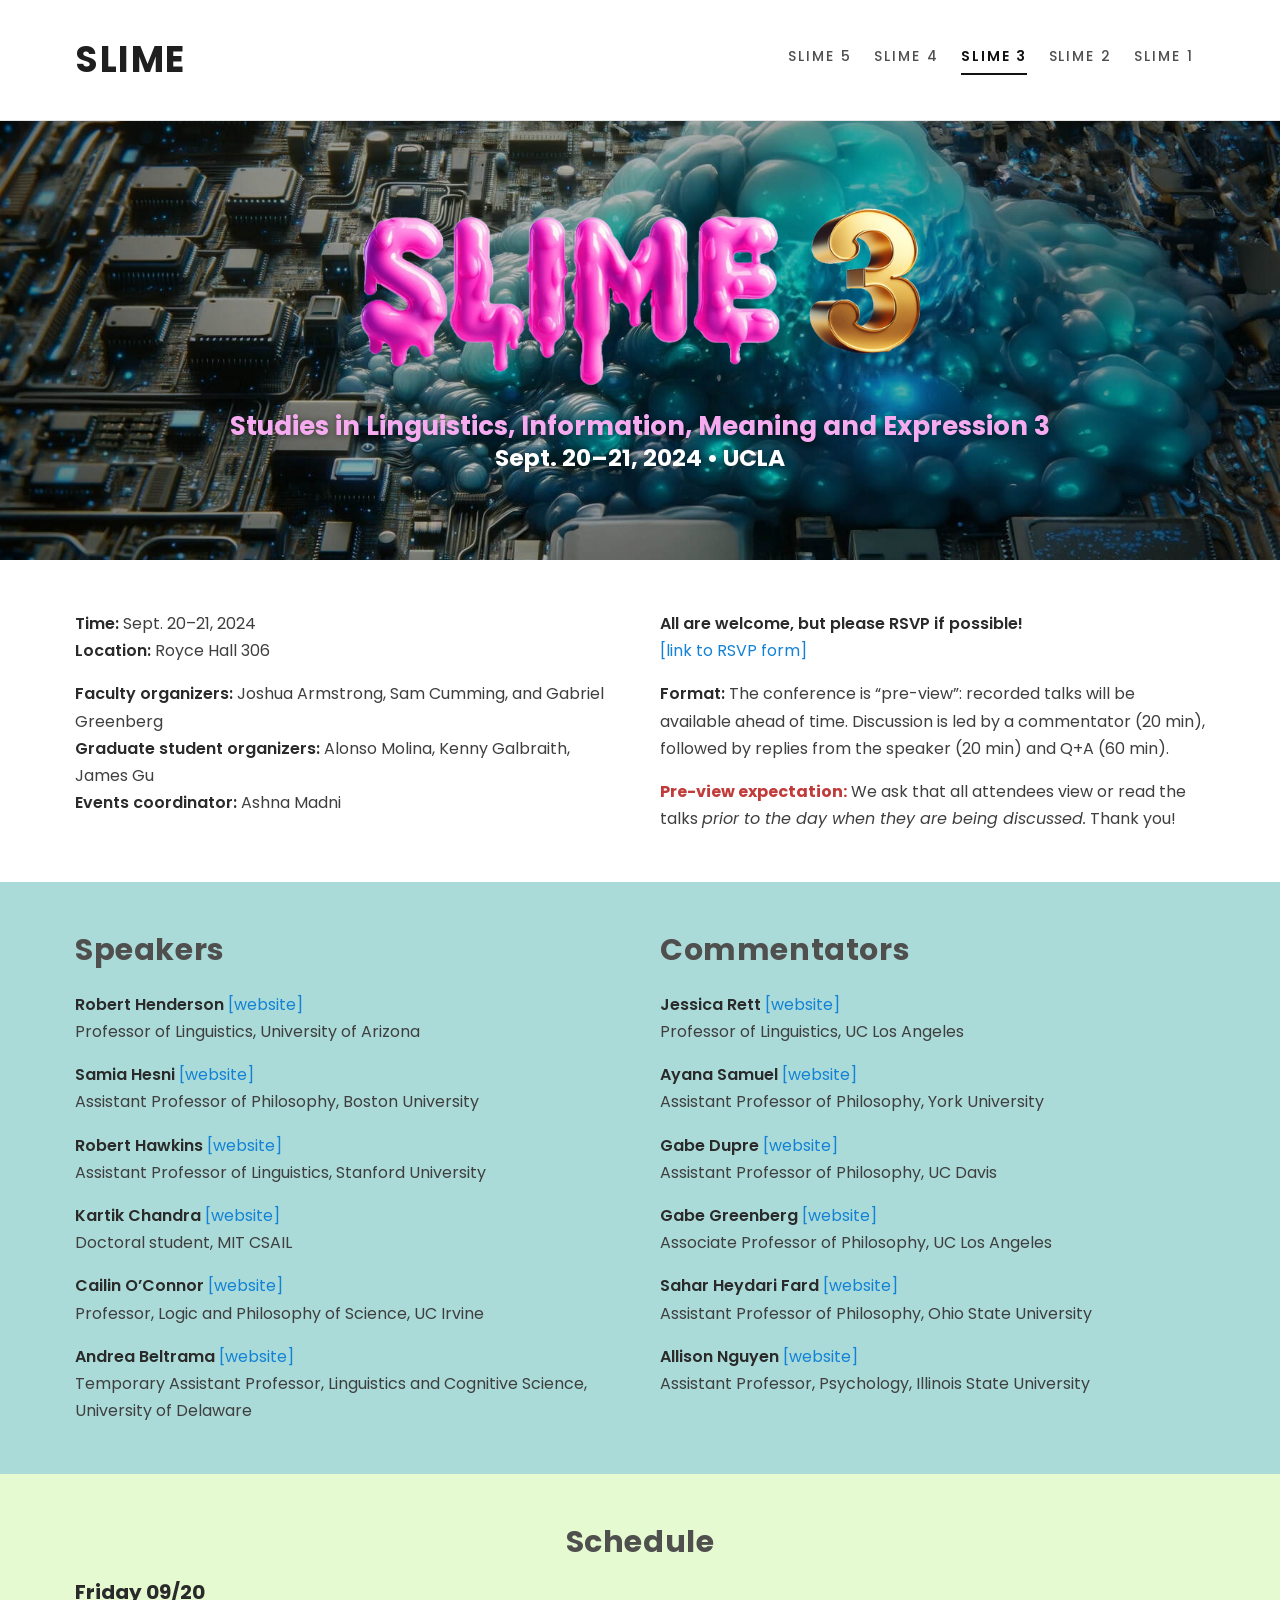
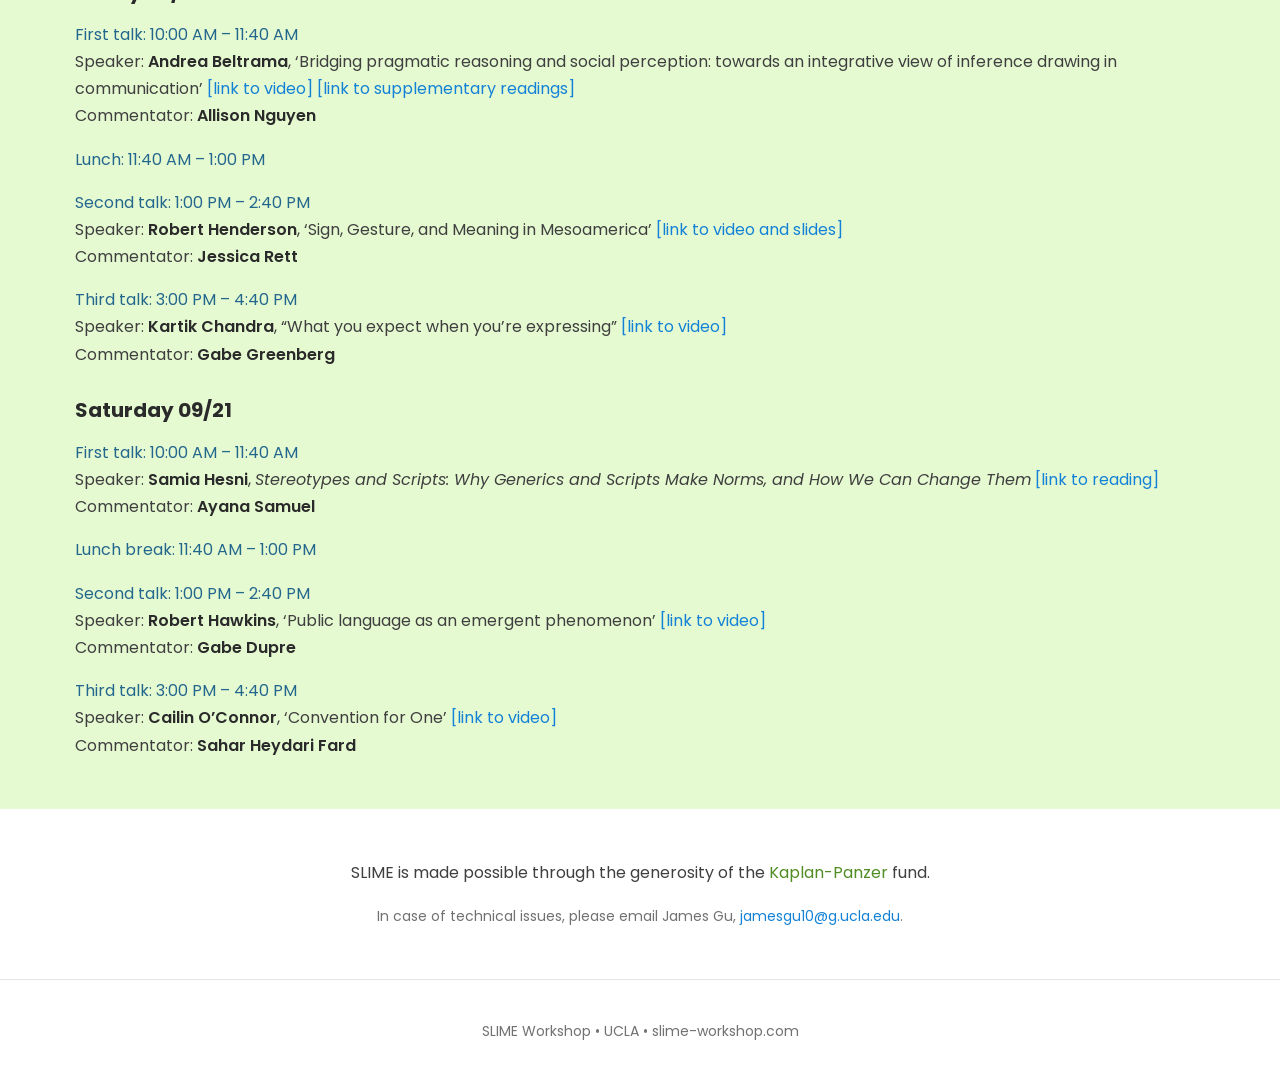
<file: slime-3.html>
<!DOCTYPE html>
<html lang="en">
<head>
  <meta charset="utf-8">
  <meta name="viewport" content="width=device-width, initial-scale=1">
  <title>SLIME 3 — Studies in Linguistics, Information, Meaning and Expression</title>
  <meta name="description" content="SLIME 3: Studies in Linguistics, Information, Meaning and Expression. Sept. 20–21, 2024, Royce Hall 306, UCLA.">
  <meta property="og:title" content="SLIME 3 — UCLA, Sept. 20–21, 2024">
  <meta property="og:description" content="An annual UCLA workshop on language, information, meaning and expression.">
  <meta property="og:type" content="website">
  <meta property="og:url" content="https://slime-workshop.com/slime-3.html">
  <meta property="og:image" content="https://slime-workshop.com/assets/images/slime3-logo.png">
  <link rel="icon" href="assets/images/favicon.png">
  <link rel="preconnect" href="https://fonts.googleapis.com">
  <link rel="preconnect" href="https://fonts.gstatic.com" crossorigin>
  <link href="https://fonts.googleapis.com/css2?family=Poppins:wght@400;500;600;700&display=swap" rel="stylesheet">
  <link rel="stylesheet" href="css/style.css">
</head>
<body class="conf conf--slime3" data-page="slime3">

  <header class="site-header">
    <div class="container">
      <a class="site-logo" href="index.html">SLIME</a>
      <nav class="main-nav" aria-label="Main navigation">
        <ul>
          <li><a href="index.html"   data-nav="slime5">SLIME 5</a></li>
          <li><a href="slime-4.html" data-nav="slime4">SLIME 4</a></li>
          <li><a href="slime-3.html" data-nav="slime3">SLIME 3</a></li>
          <li><a href="slime-2.html" data-nav="slime2">SLIME 2</a></li>
          <li><a href="slime-1.html" data-nav="slime1">SLIME 1</a></li>
        </ul>
      </nav>
      <button class="hamburger" aria-label="Open menu">
        <svg width="24" height="16" viewBox="0 0 24 16" aria-hidden="true"><g fill="currentColor"><rect width="24" height="2"/><rect y="7" width="24" height="2"/><rect y="14" width="24" height="2"/></g></svg>
      </button>
    </div>
  </header>

  <nav class="mobile-nav" aria-label="Mobile navigation">
    <button class="mobile-nav-close" aria-label="Close menu">
      <svg width="22" height="22" viewBox="0 0 20 20" aria-hidden="true"><path d="M12.376 10l7.13-7.13c.656-.657.656-1.72 0-2.378-.656-.656-1.72-.656-2.377 0L10 7.622 2.87.493C2.212-.164 1.15-.164.49.492c-.656.657-.656 1.72 0 2.377L7.622 10l-7.13 7.13c-.656.656-.656 1.72 0 2.376.657.656 1.72.656 2.377 0l7.13-7.13 7.13 7.13c.656.656 1.72.656 2.376 0 .656-.656.656-1.72 0-2.377L12.376 10z" fill="currentColor"/></svg>
    </button>
    <ul>
      <li><a href="index.html"   data-nav="slime5">SLIME 5</a></li>
      <li><a href="slime-4.html" data-nav="slime4">SLIME 4</a></li>
      <li><a href="slime-3.html" data-nav="slime3">SLIME 3</a></li>
      <li><a href="slime-2.html" data-nav="slime2">SLIME 2</a></li>
      <li><a href="slime-1.html" data-nav="slime1">SLIME 1</a></li>
    </ul>
  </nav>

  <main>
    <section class="hero hero--slime3">
      <img class="hero__logo" src="assets/images/slime3-logo.png" alt="SLIME 3">
      <p class="hero__subtitle">Studies in Linguistics, Information, Meaning and Expression 3<span class="date">Sept. 20–21, 2024 &bull; UCLA</span></p>
    </section>

    <section class="band band--logistics">
      <div class="container">
        <div class="two-col">
          <div>
            <p>
              <strong>Time:</strong> Sept. 20–21, 2024<br>
              <strong>Location:</strong> Royce Hall 306
            </p>
            <p>
              <strong>Faculty organizers:</strong> Joshua Armstrong, Sam Cumming, and Gabriel Greenberg<br>
              <strong>Graduate student organizers:</strong> Alonso Molina, Kenny Galbraith, James Gu<br>
              <strong>Events coordinator:</strong> Ashna Madni
            </p>
          </div>
          <div>
            <p><strong>All are welcome, but please RSVP if possible!</strong><br>
              <a href="https://forms.gle/jK2UdC7wso6WgyQ2A" target="_blank" rel="noopener">[link to RSVP form]</a>
            </p>
            <p><strong>Format:</strong> The conference is “pre-view”: recorded talks will be available ahead of time. Discussion is led by a commentator (20 min), followed by replies from the speaker (20 min) and Q+A (60 min).</p>
            <p><strong class="note-change">Pre-view expectation:</strong> We ask that all attendees view or read the talks <em>prior to the day when they are being discussed.</em> Thank you!</p>
          </div>
        </div>
      </div>
    </section>

    <section class="band band--people">
      <div class="container">
        <div class="two-col two-col--people">
          <div class="people-col">
            <h2>Speakers</h2>
            <p class="person"><strong>Robert Henderson</strong> <a href="https://www.rhenderson.net" target="_blank" rel="noopener">[website]</a><br><span class="role">Professor of Linguistics, University of Arizona</span></p>
            <p class="person"><strong>Samia Hesni</strong> <a href="http://www.samiahesni.com" target="_blank" rel="noopener">[website]</a><br><span class="role">Assistant Professor of Philosophy, Boston University</span></p>
            <p class="person"><strong>Robert Hawkins</strong> <a href="https://rdhawkins.com" target="_blank" rel="noopener">[website]</a><br><span class="role">Assistant Professor of Linguistics, Stanford University</span></p>
            <p class="person"><strong>Kartik Chandra</strong> <a href="https://cs.stanford.edu/~kach/" target="_blank" rel="noopener">[website]</a><br><span class="role">Doctoral student, MIT CSAIL</span></p>
            <p class="person"><strong>Cailin O&rsquo;Connor</strong> <a href="https://cailinoconnor.com" target="_blank" rel="noopener">[website]</a><br><span class="role">Professor, Logic and Philosophy of Science, UC Irvine</span></p>
            <p class="person"><strong>Andrea Beltrama</strong> <a href="https://andreabeltrama.com" target="_blank" rel="noopener">[website]</a><br><span class="role">Temporary Assistant Professor, Linguistics and Cognitive Science, University of Delaware</span></p>
          </div>
          <div class="people-col">
            <h2>Commentators</h2>
            <p class="person"><strong>Jessica Rett</strong> <a href="https://linguistics.ucla.edu/people/Rett/" target="_blank" rel="noopener">[website]</a><br><span class="role">Professor of Linguistics, UC Los Angeles</span></p>
            <p class="person"><strong>Ayana Samuel</strong> <a href="https://www.ayanasamuel.com" target="_blank" rel="noopener">[website]</a><br><span class="role">Assistant Professor of Philosophy, York University</span></p>
            <p class="person"><strong>Gabe Dupre</strong> <a href="https://gabedupre.weebly.com" target="_blank" rel="noopener">[website]</a><br><span class="role">Assistant Professor of Philosophy, UC Davis</span></p>
            <p class="person"><strong>Gabe Greenberg</strong> <a href="https://www.gabrielgreenberg.com" target="_blank" rel="noopener">[website]</a><br><span class="role">Associate Professor of Philosophy, UC Los Angeles</span></p>
            <p class="person"><strong>Sahar Heydari Fard</strong> <a href="https://saharheydarifard.weebly.com" target="_blank" rel="noopener">[website]</a><br><span class="role">Assistant Professor of Philosophy, Ohio State University</span></p>
            <p class="person"><strong>Allison Nguyen</strong> <a href="https://aghnguyen.github.io" target="_blank" rel="noopener">[website]</a><br><span class="role">Assistant Professor, Psychology, Illinois State University</span></p>
          </div>
        </div>
      </div>
    </section>

    <section class="band band--schedule">
      <div class="container">
        <h2 style="text-align:center;">Schedule</h2>

        <h3 class="day-title">Friday 09/20</h3>
        <p class="talk"><span class="time">First talk: 10:00 AM – 11:40 AM</span><br>Speaker: <strong>Andrea Beltrama</strong>, ‘Bridging pragmatic reasoning and social perception: towards an integrative view of inference drawing in communication’ <a href="https://www.dropbox.com/scl/fo/bq28h6xjipa7bve5r6vmu/AGqCVMuKuwbfiw3Z7DKzyOs?rlkey=hxgccg03nf68jejgl49jzxhzb&amp;st=tpqcx7in&amp;dl=0" target="_blank" rel="noopener">[link to video]</a> <a href="https://www.dropbox.com/scl/fo/3mufpat0nvdtt6huq8coe/AOEpr94Nu8qV1myPRgjCsz8?rlkey=wkztzaasfytle8efd6ce0fsir&amp;st=u4spzfr5&amp;dl=0" target="_blank" rel="noopener">[link to supplementary readings]</a><br>Commentator: <strong>Allison Nguyen</strong></p>
        <p class="talk"><span class="time">Lunch: 11:40 AM – 1:00 PM</span></p>
        <p class="talk"><span class="time">Second talk: 1:00 PM – 2:40 PM</span><br>Speaker: <strong>Robert Henderson</strong>, ‘Sign, Gesture, and Meaning in Mesoamerica’ <a href="https://www.dropbox.com/scl/fo/h7gkmzswur0r31tvn75ha/AGHgdjJixf1T0tJ_xMnnxh0?rlkey=nqhbcdkq8ad4iewe64xs0yg33&amp;st=7wcvnq4c&amp;dl=0" target="_blank" rel="noopener">[link to video and slides]</a><br>Commentator: <strong>Jessica Rett</strong></p>
        <p class="talk"><span class="time">Third talk: 3:00 PM – 4:40 PM</span><br>Speaker: <strong>Kartik Chandra</strong>, “What you expect when you’re expressing” <a href="https://www.dropbox.com/scl/fi/86empzkzn1zb1xh6jnuqh/SLIME-2024.mp4?rlkey=a42tcvw8wr91ovznudx14uep6&amp;e=2&amp;st=prbq37ha&amp;dl=0" target="_blank" rel="noopener">[link to video]</a><br>Commentator: <strong>Gabe Greenberg</strong></p>

        <h3 class="day-title" style="margin-top:1.5em;">Saturday 09/21</h3>
        <p class="talk"><span class="time">First talk: 10:00 AM – 11:40 AM</span><br>Speaker: <strong>Samia Hesni</strong>, <em>Stereotypes and Scripts: Why Generics and Scripts Make Norms, and How We Can Change Them</em> <a href="https://www.dropbox.com/scl/fi/zsjh9s7mp8vv5ayajlryb/Hesni-SLIME-2024-5-16-Scripts-Stereotypes-intro-chp-1-copy.pdf?rlkey=8s7xf8j8pwfcdpaxu9r3f3de9&amp;st=l6ygb1de&amp;dl=0" target="_blank" rel="noopener">[link to reading]</a><br>Commentator: <strong>Ayana Samuel</strong></p>
        <p class="talk"><span class="time">Lunch break: 11:40 AM – 1:00 PM</span></p>
        <p class="talk"><span class="time">Second talk: 1:00 PM – 2:40 PM</span><br>Speaker: <strong>Robert Hawkins</strong>, ‘Public language as an emergent phenomenon’ <a href="https://www.dropbox.com/scl/fi/yazmjnvsewaumu18x0x04/hawkins_slime.mp4?rlkey=vb0swm6wfen233fcgjsp9m5am&amp;e=1&amp;st=xoohdld7&amp;dl=0" target="_blank" rel="noopener">[link to video]</a><br>Commentator: <strong>Gabe Dupre</strong></p>
        <p class="talk"><span class="time">Third talk: 3:00 PM – 4:40 PM</span><br>Speaker: <strong>Cailin O&rsquo;Connor</strong>, ‘Convention for One’ <a href="https://www.dropbox.com/scl/fo/djbx70ttiohf3rrpnckz2/AHCAvctG7C02YJ3Zc15R5v4?rlkey=h1l94knzkx0cesncn6d8kalkn&amp;st=ibogbzxx&amp;dl=0" target="_blank" rel="noopener">[link to video]</a><br>Commentator: <strong>Sahar Heydari Fard</strong></p>
      </div>
    </section>

    <section class="band colophon">
      <div class="container">
        <p>SLIME is made possible through the generosity of the <span class="credit">Kaplan-Panzer</span> fund.</p>
        <p><small>In case of technical issues, please email James Gu, <a href="mailto:jamesgu10@g.ucla.edu">jamesgu10@g.ucla.edu</a>.</small></p>
      </div>
    </section>
  </main>

  <footer class="site-footer">
    <div class="container">
      <p>SLIME Workshop &bull; UCLA &bull; <a href="https://slime-workshop.com">slime-workshop.com</a></p>
    </div>
  </footer>

  <script src="js/main.js"></script>
</body>
</html>
</file>
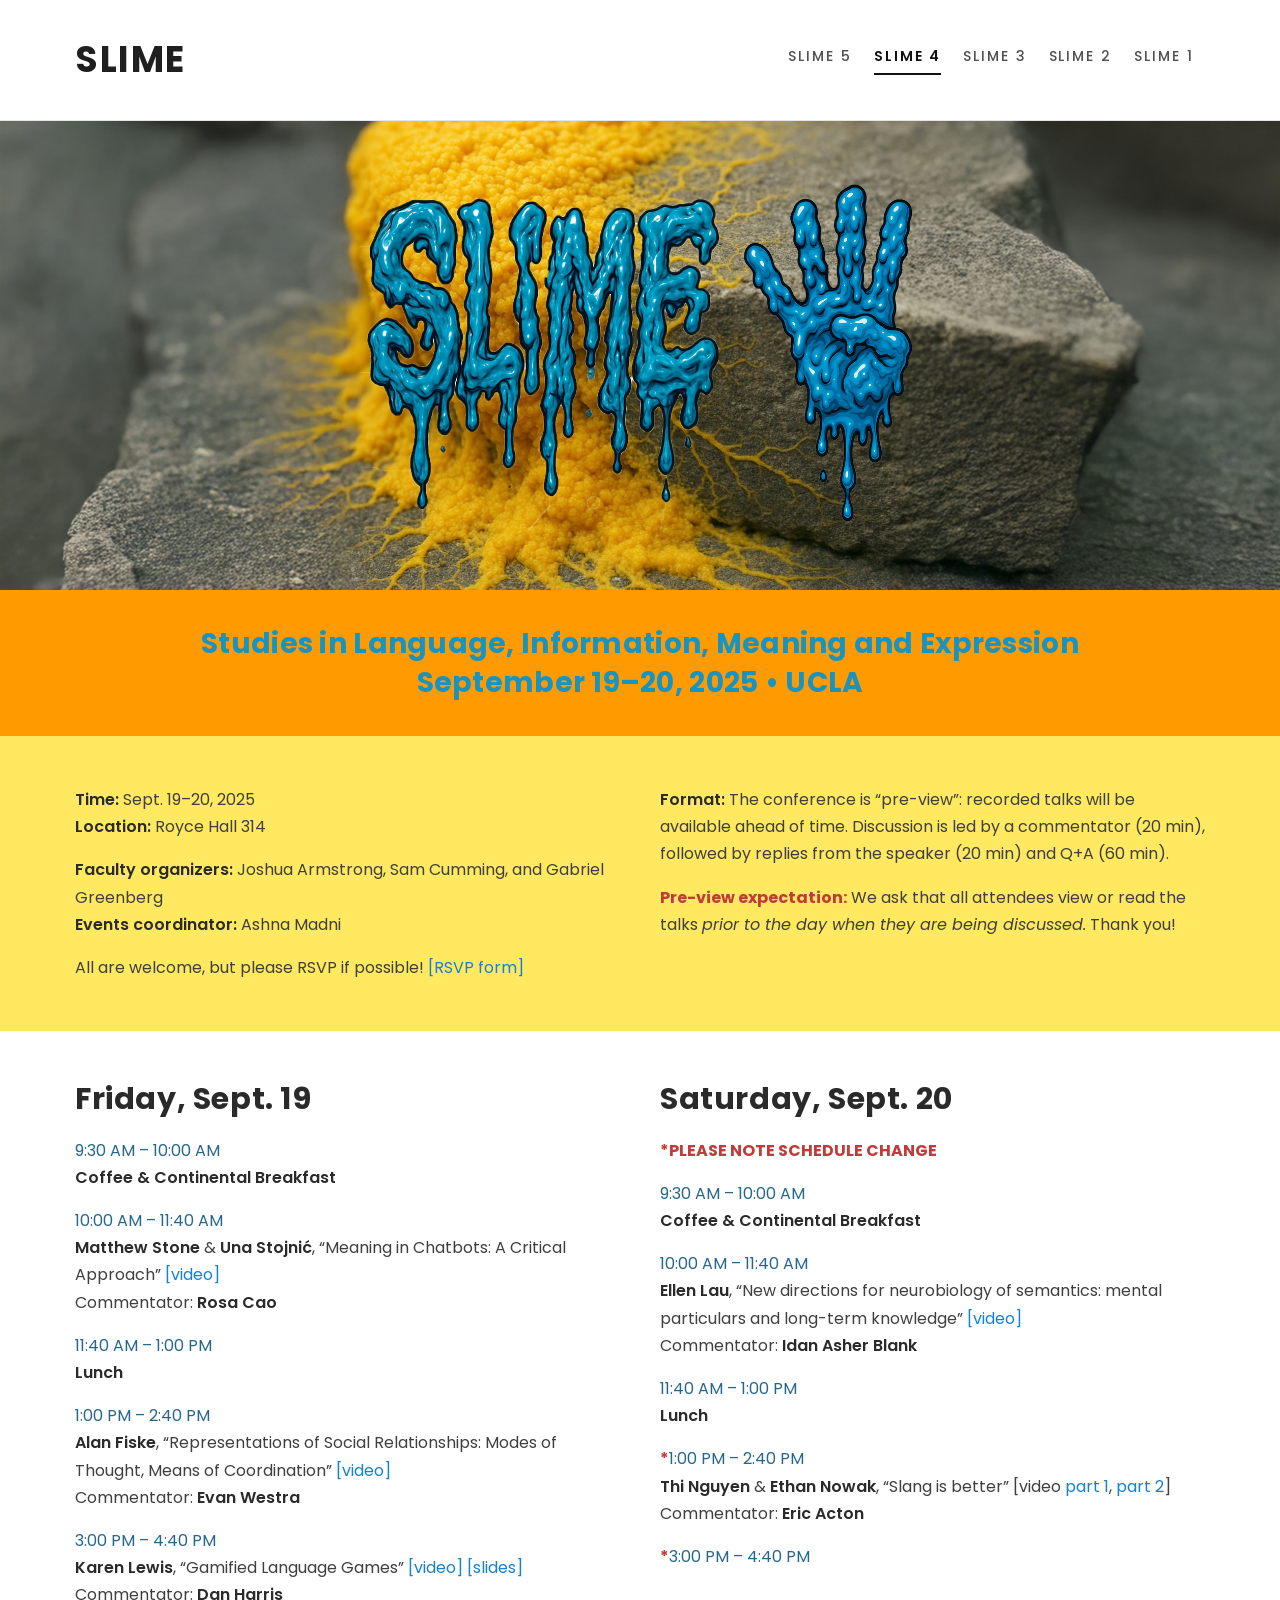
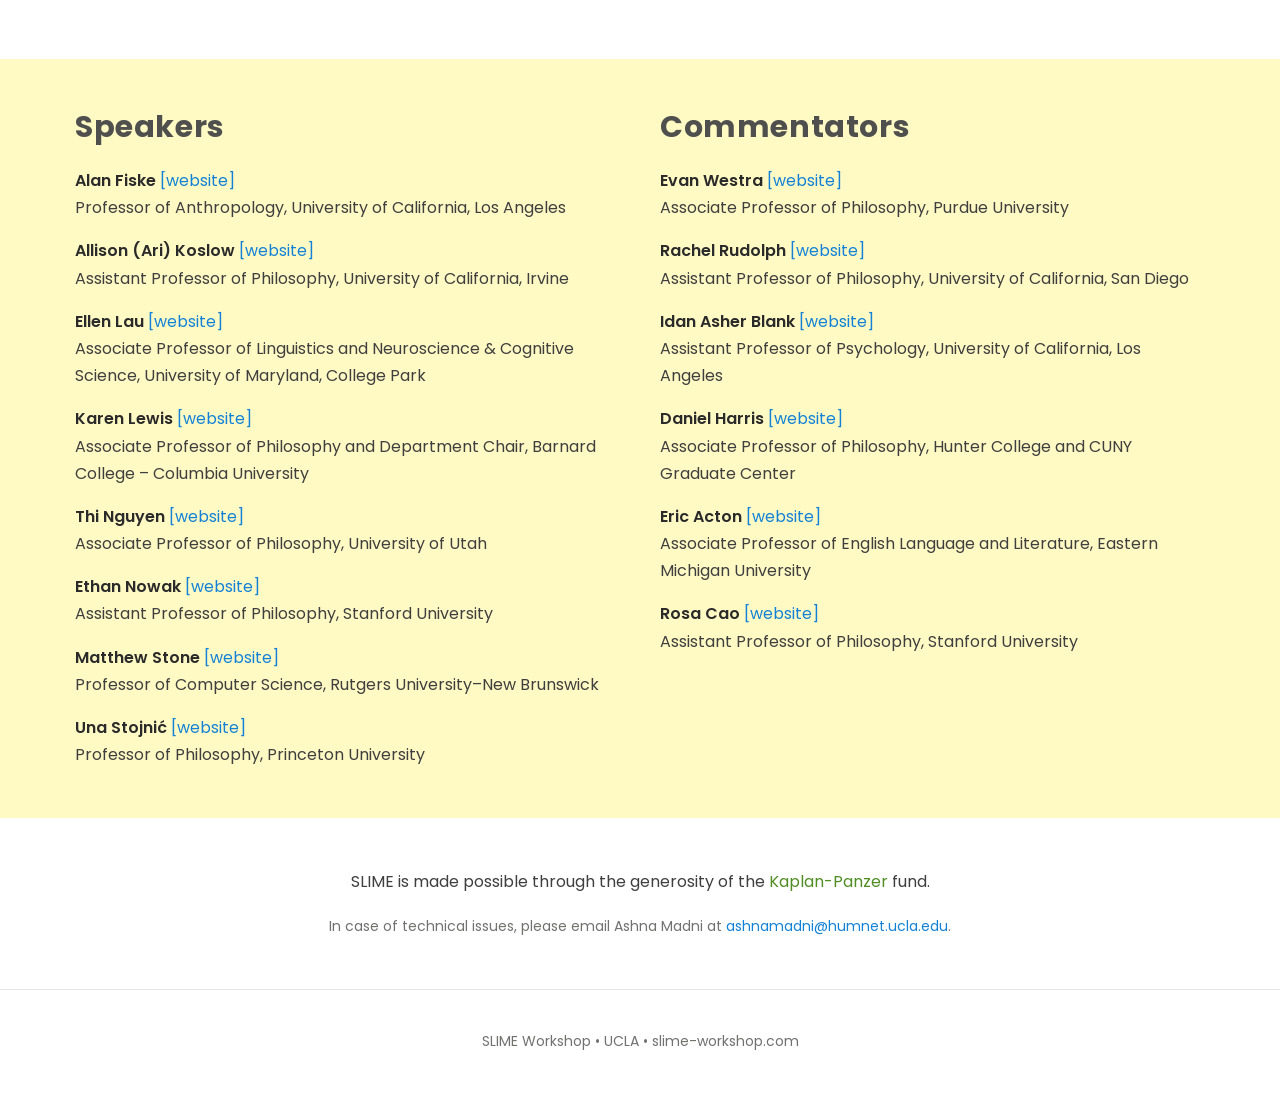
<file: slime-4.html>
<!DOCTYPE html>
<html lang="en">
<head>
  <meta charset="utf-8">
  <meta name="viewport" content="width=device-width, initial-scale=1">
  <title>SLIME 4 — Studies in Language, Information, Meaning and Expression</title>
  <meta name="description" content="SLIME 4: Studies in Language, Information, Meaning and Expression. September 19–20, 2025, Royce Hall 314, UCLA.">
  <meta property="og:title" content="SLIME 4 — UCLA, September 19–20, 2025">
  <meta property="og:description" content="An annual UCLA workshop on language, information, meaning and expression.">
  <meta property="og:type" content="website">
  <meta property="og:url" content="https://slime-workshop.com/slime-4.html">
  <meta property="og:image" content="https://slime-workshop.com/assets/images/slime4-logo.png">
  <link rel="icon" href="assets/images/favicon.png">
  <link rel="preconnect" href="https://fonts.googleapis.com">
  <link rel="preconnect" href="https://fonts.gstatic.com" crossorigin>
  <link href="https://fonts.googleapis.com/css2?family=Poppins:wght@400;500;600;700&display=swap" rel="stylesheet">
  <link rel="stylesheet" href="css/style.css">
</head>
<body class="conf conf--slime4" data-page="slime4">

  <header class="site-header">
    <div class="container">
      <a class="site-logo" href="index.html">SLIME</a>
      <nav class="main-nav" aria-label="Main navigation">
        <ul>
          <li><a href="index.html"   data-nav="slime5">SLIME 5</a></li>
          <li><a href="slime-4.html" data-nav="slime4">SLIME 4</a></li>
          <li><a href="slime-3.html" data-nav="slime3">SLIME 3</a></li>
          <li><a href="slime-2.html" data-nav="slime2">SLIME 2</a></li>
          <li><a href="slime-1.html" data-nav="slime1">SLIME 1</a></li>
        </ul>
      </nav>
      <button class="hamburger" aria-label="Open menu">
        <svg width="24" height="16" viewBox="0 0 24 16" aria-hidden="true"><g fill="currentColor"><rect width="24" height="2"/><rect y="7" width="24" height="2"/><rect y="14" width="24" height="2"/></g></svg>
      </button>
    </div>
  </header>

  <nav class="mobile-nav" aria-label="Mobile navigation">
    <button class="mobile-nav-close" aria-label="Close menu">
      <svg width="22" height="22" viewBox="0 0 20 20" aria-hidden="true"><path d="M12.376 10l7.13-7.13c.656-.657.656-1.72 0-2.378-.656-.656-1.72-.656-2.377 0L10 7.622 2.87.493C2.212-.164 1.15-.164.49.492c-.656.657-.656 1.72 0 2.377L7.622 10l-7.13 7.13c-.656.656-.656 1.72 0 2.376.657.656 1.72.656 2.377 0l7.13-7.13 7.13 7.13c.656.656 1.72.656 2.376 0 .656-.656.656-1.72 0-2.377L12.376 10z" fill="currentColor"/></svg>
    </button>
    <ul>
      <li><a href="index.html"   data-nav="slime5">SLIME 5</a></li>
      <li><a href="slime-4.html" data-nav="slime4">SLIME 4</a></li>
      <li><a href="slime-3.html" data-nav="slime3">SLIME 3</a></li>
      <li><a href="slime-2.html" data-nav="slime2">SLIME 2</a></li>
      <li><a href="slime-1.html" data-nav="slime1">SLIME 1</a></li>
    </ul>
  </nav>

  <main>
    <section class="hero hero--slime4">
      <img class="hero__logo" src="assets/images/slime4-logo.png" alt="SLIME 4">
    </section>

    <section class="band band-title">
      <div class="container">
        <h1>Studies in Language, Information, Meaning and Expression<br>September 19–20, 2025 &bull; UCLA</h1>
      </div>
    </section>

    <section class="band band--logistics">
      <div class="container">
        <div class="two-col">
          <div>
            <p>
              <strong>Time:</strong> Sept. 19–20, 2025<br>
              <strong>Location:</strong> Royce Hall 314
            </p>
            <p>
              <strong>Faculty organizers:</strong> Joshua Armstrong, Sam Cumming, and Gabriel Greenberg<br>
              <strong>Events coordinator:</strong> Ashna Madni
            </p>
            <p>All are welcome, but please RSVP if possible!
              <a href="https://docs.google.com/forms/d/e/1FAIpQLSctYT454Z6Duaqu8F0uQlo0_hvx0dnMEPmRy9tW92ET1wUKsg/viewform" target="_blank" rel="noopener">[RSVP form]</a>
            </p>
          </div>
          <div>
            <p><strong>Format:</strong> The conference is “pre-view”: recorded talks will be available ahead of time. Discussion is led by a commentator (20 min), followed by replies from the speaker (20 min) and Q+A (60 min).</p>
            <p><strong class="note-change">Pre-view expectation:</strong> We ask that all attendees view or read the talks <em>prior to the day when they are being discussed.</em> Thank you!</p>
          </div>
        </div>
      </div>
    </section>

    <section class="band band--schedule">
      <div class="container">
        <div class="two-col">
          <div>
            <h2 class="day-title">Friday, Sept. 19</h2>
            <p class="talk"><span class="time">9:30 AM – 10:00 AM</span><br><strong>Coffee &amp; Continental Breakfast</strong></p>
            <p class="talk"><span class="time">10:00 AM – 11:40 AM</span><br><strong>Matthew Stone</strong> &amp; <strong>Una Stojnić</strong>, “Meaning in Chatbots: A Critical Approach” <a href="https://www.youtube.com/watch?v=HQlNjEi52KM" target="_blank" rel="noopener">[video]</a><br>Commentator: <strong>Rosa Cao</strong></p>
            <p class="talk"><span class="time">11:40 AM – 1:00 PM</span><br><strong>Lunch</strong></p>
            <p class="talk"><span class="time">1:00 PM – 2:40 PM</span><br><strong>Alan Fiske</strong>, “Representations of Social Relationships: Modes of Thought, Means of Coordination” <a href="https://www.dropbox.com/scl/fi/eu9r52kxj6a323ijdf1qh/video2160542393.mp4?rlkey=2tnjberovm42zwvwf1fwfmm94&amp;e=1&amp;dl=0" target="_blank" rel="noopener">[video]</a><br>Commentator: <strong>Evan Westra</strong></p>
            <p class="talk"><span class="time">3:00 PM – 4:40 PM</span><br><strong>Karen Lewis</strong>, “Gamified Language Games” <a href="https://www.dropbox.com/scl/fi/njr7kljggb0nwsgw37v1k/Lewis_Gamification_fixed.mp4?rlkey=vs07nu4s4o2wjzk1ll21kvhjh&amp;dl=0" target="_blank" rel="noopener">[video]</a> <a href="https://ucla.box.com/s/59ro6uynaufp3fbv3y7xho8kr1dc8whf" target="_blank" rel="noopener">[slides]</a><br>Commentator: <strong>Dan Harris</strong></p>
          </div>
          <div>
            <h2 class="day-title">Saturday, Sept. 20</h2>
            <p class="talk note-change">*PLEASE NOTE SCHEDULE CHANGE</p>
            <p class="talk"><span class="time">9:30 AM – 10:00 AM</span><br><strong>Coffee &amp; Continental Breakfast</strong></p>
            <p class="talk"><span class="time">10:00 AM – 11:40 AM</span><br><strong>Ellen Lau</strong>, “New directions for neurobiology of semantics: mental particulars and long-term knowledge” <a href="https://ucla.box.com/s/l0kpln2xnsih746q5kw8y6sluomtnszj" target="_blank" rel="noopener">[video]</a><br>Commentator: <strong>Idan Asher Blank</strong></p>
            <p class="talk"><span class="time">11:40 AM – 1:00 PM</span><br><strong>Lunch</strong></p>
            <p class="talk"><span class="note-change">*</span><span class="time">1:00 PM – 2:40 PM</span><br><strong>Thi Nguyen</strong> &amp; <strong>Ethan Nowak</strong>, “Slang is better” [video <a href="https://www.dropbox.com/scl/fi/gnjcllq20wbjdj0vkt5tx/video1228447186.mp4?rlkey=n8jo0xwowhtb6d9jjph3tw0zx&amp;e=1&amp;st=1n34tj3a&amp;dl=0" target="_blank" rel="noopener">part 1</a>, <a href="https://drive.google.com/file/d/1aXtohuNI0wtLI3kuXY0mvY6cz_3SIS3o/view" target="_blank" rel="noopener">part 2</a>]<br>Commentator: <strong>Eric Acton</strong></p>
            <p class="talk"><span class="note-change">*</span><span class="time">3:00 PM – 4:40 PM</span></p>
          </div>
        </div>
      </div>
    </section>

    <section class="band band--people">
      <div class="container">
        <div class="two-col two-col--people">
          <div class="people-col">
            <h2>Speakers</h2>
            <p class="person"><strong>Alan Fiske</strong> <a href="https://anthro.ucla.edu/person/alan-page-fiske/" target="_blank" rel="noopener">[website]</a><br><span class="role">Professor of Anthropology, University of California, Los Angeles</span></p>
            <p class="person"><strong>Allison (Ari) Koslow</strong> <a href="https://philpeople.org/profiles/allison-ari-koslow" target="_blank" rel="noopener">[website]</a><br><span class="role">Assistant Professor of Philosophy, University of California, Irvine</span></p>
            <p class="person"><strong>Ellen Lau</strong> <a href="https://ellenlau.net" target="_blank" rel="noopener">[website]</a><br><span class="role">Associate Professor of Linguistics and Neuroscience &amp; Cognitive Science, University of Maryland, College Park</span></p>
            <p class="person"><strong>Karen Lewis</strong> <a href="https://www.columbia.edu/~kl2663/" target="_blank" rel="noopener">[website]</a><br><span class="role">Associate Professor of Philosophy and Department Chair, Barnard College – Columbia University</span></p>
            <p class="person"><strong>Thi Nguyen</strong> <a href="http://objectionable.net" target="_blank" rel="noopener">[website]</a><br><span class="role">Associate Professor of Philosophy, University of Utah</span></p>
            <p class="person"><strong>Ethan Nowak</strong> <a href="https://profiles.stanford.edu/ethan-nowak" target="_blank" rel="noopener">[website]</a><br><span class="role">Assistant Professor of Philosophy, Stanford University</span></p>
            <p class="person"><strong>Matthew Stone</strong> <a href="https://matthewstone.ai" target="_blank" rel="noopener">[website]</a><br><span class="role">Professor of Computer Science, Rutgers University–New Brunswick</span></p>
            <p class="person"><strong>Una Stojnić</strong> <a href="https://www.unastojnic.com" target="_blank" rel="noopener">[website]</a><br><span class="role">Professor of Philosophy, Princeton University</span></p>
          </div>
          <div class="people-col">
            <h2>Commentators</h2>
            <p class="person"><strong>Evan Westra</strong> <a href="https://sites.google.com/site/ewestraphilosophy/" target="_blank" rel="noopener">[website]</a><br><span class="role">Associate Professor of Philosophy, Purdue University</span></p>
            <p class="person"><strong>Rachel Rudolph</strong> <a href="https://sites.google.com/view/rachelettarudolph" target="_blank" rel="noopener">[website]</a><br><span class="role">Assistant Professor of Philosophy, University of California, San Diego</span></p>
            <p class="person"><strong>Idan Asher Blank</strong> <a href="https://www.psych.ucla.edu/faculty-page/iblank/" target="_blank" rel="noopener">[website]</a><br><span class="role">Assistant Professor of Psychology, University of California, Los Angeles</span></p>
            <p class="person"><strong>Daniel Harris</strong> <a href="http://www.danielwharris.com/" target="_blank" rel="noopener">[website]</a><br><span class="role">Associate Professor of Philosophy, Hunter College and CUNY Graduate Center</span></p>
            <p class="person"><strong>Eric Acton</strong> <a href="https://www.emich.edu/english/faculty/e-acton.php" target="_blank" rel="noopener">[website]</a><br><span class="role">Associate Professor of English Language and Literature, Eastern Michigan University</span></p>
            <p class="person"><strong>Rosa Cao</strong> <a href="https://sites.google.com/site/luosha/home" target="_blank" rel="noopener">[website]</a><br><span class="role">Assistant Professor of Philosophy, Stanford University</span></p>
          </div>
        </div>
      </div>
    </section>

    <section class="band colophon">
      <div class="container">
        <p>SLIME is made possible through the generosity of the <span class="credit">Kaplan-Panzer</span> fund.</p>
        <p><small>In case of technical issues, please email Ashna Madni at <a href="mailto:ashnamadni@humnet.ucla.edu">ashnamadni@humnet.ucla.edu</a>.</small></p>
      </div>
    </section>
  </main>

  <footer class="site-footer">
    <div class="container">
      <p>SLIME Workshop &bull; UCLA &bull; <a href="https://slime-workshop.com">slime-workshop.com</a></p>
    </div>
  </footer>

  <script src="js/main.js"></script>
</body>
</html>
</file>
<file: css/style.css>
/* ==========================================================================
   SLIME Workshop — site styles
   Hand-written replacement for the Weebly "Dusk" theme.
   Design tokens lifted from the original files/main_style.css:
   Poppins type, ink #4f4f4e, links #1382d6, sticky 120px header, etc.
   ========================================================================== */

/* ---- Tokens ---------------------------------------------------------- */
:root {
  --ink: #4f4f4e;          /* headings / logo */
  --text: #3f3f3f;         /* body copy */
  --text-soft: #717170;
  --name: #2a2a2a;         /* speaker/commentator names */
  --link: #1382d6;
  --link-hover: #2a2a2a;
  --time: #24678d;         /* schedule time stamps */
  --rule: #e5e5e5;
  --accent-credit: #508d24;
  --container: 1170px;
  --header-h: 120px;
  --header-h-tablet: 93px;
  --header-h-compact: 65px;
}

/* ---- Reset / base ---------------------------------------------------- */
*, *::before, *::after { box-sizing: border-box; }

html { -webkit-text-size-adjust: 100%; }

body {
  margin: 0;
  font-family: "Poppins", -apple-system, BlinkMacSystemFont, "Segoe UI", sans-serif;
  font-size: 16px;
  line-height: 1.7;
  color: var(--text);
  background: #ffffff;
  -webkit-font-smoothing: antialiased;
  -moz-osx-font-smoothing: grayscale;
  overflow-x: hidden;
  padding-top: var(--header-h);
}

img { max-width: 100%; height: auto; border: 0; }

a { color: var(--link); text-decoration: none; transition: color 0.2s ease; }
a:hover { color: var(--link-hover); }

h1, h2, h3 { font-family: "Poppins", sans-serif; color: var(--ink); line-height: 1.25; }

strong, b { color: var(--name); font-weight: 600; }

ul { margin: 0.5em 0; padding-left: 1.2em; }
li { margin-bottom: 0.4em; }

hr.divider {
  border: 0;
  border-top: 1px solid var(--rule);
  margin: 28px 0;
}

.container {
  width: 100%;
  max-width: var(--container);
  margin: 0 auto;
  padding: 0 20px;
}

.sr-only {
  position: absolute; width: 1px; height: 1px;
  padding: 0; margin: -1px; overflow: hidden;
  clip: rect(0,0,0,0); white-space: nowrap; border: 0;
}

/* ---- Header / nav ---------------------------------------------------- */
.site-header {
  position: fixed; top: 0; left: 0; width: 100%; z-index: 30;
  background: #ffffff;
  border-bottom: 1px solid var(--rule);
}
.site-header .container {
  display: flex;
  align-items: center;
  justify-content: space-between;
  height: var(--header-h);
  transition: height 0.2s ease;
}
body.is-compact { padding-top: var(--header-h-compact); }
body.is-compact .site-header .container { height: var(--header-h-compact); }

.site-logo {
  font-family: "Poppins", sans-serif;
  font-size: 36px;
  font-weight: 700;
  letter-spacing: 0.044em;
  text-transform: uppercase;
  color: #1f1f1f;
  white-space: nowrap;
}
.site-logo:hover { color: #000; }

/* desktop nav */
.main-nav ul { display: flex; list-style: none; margin: 0; padding: 0; }
.main-nav li { margin: 0; }
.main-nav a {
  display: block;
  font-size: 14px;
  font-weight: 500;
  letter-spacing: 0.14em;
  text-transform: uppercase;
  color: var(--ink);
  padding: 6px 0;
  margin: 0 11px;
}
.main-nav a:hover { color: var(--name); }
.main-nav a.active { color: #111; font-weight: 600; }
.main-nav a.active::after {
  content: "";
  display: block;
  height: 2px;
  background: currentColor;
  margin-top: 4px;
}

/* hamburger */
.hamburger {
  display: none;
  padding: 8px; margin: 0;
  background: transparent; border: 0; cursor: pointer;
  color: var(--ink);
}
.hamburger svg { display: block; }

/* mobile overlay nav */
.mobile-nav {
  position: fixed; inset: 0; z-index: 40;
  background: rgba(255, 255, 255, 0.98);
  display: flex; flex-direction: column;
  align-items: center; justify-content: center;
  opacity: 0; visibility: hidden;
  transition: opacity 0.25s ease, visibility 0.25s ease;
}
.mobile-nav.open { opacity: 1; visibility: visible; }
body.nav-open { overflow: hidden; }
.mobile-nav ul { list-style: none; margin: 0; padding: 0; text-align: center; }
.mobile-nav li { margin: 14px 0; }
.mobile-nav a {
  font-size: 22px; font-weight: 700;
  letter-spacing: 0.1em; text-transform: uppercase;
  color: var(--ink);
}
.mobile-nav a.active { color: var(--link); }
.mobile-nav-close {
  position: absolute; top: 22px; right: 22px;
  background: transparent; border: 0; cursor: pointer;
  color: var(--ink); padding: 8px;
}

/* ---- Hero banner ----------------------------------------------------- */
.hero {
  position: relative;
  min-height: 440px;
  display: flex; flex-direction: column;
  align-items: center; justify-content: center;
  text-align: center;
  padding: 60px 20px;
  background-color: #2a2a2a;
  background-position: center;
  background-size: cover;
  background-repeat: no-repeat;
}
.hero__logo { display: block; width: auto; max-width: min(560px, 82%); margin: 0 auto; }
.hero__subtitle {
  margin: 22px 0 0;
  font-size: clamp(18px, 3.2vw, 26px);
  font-weight: 700;
  line-height: 1.3;
  text-shadow: 0 1px 6px rgba(0,0,0,0.45);
}
.hero__subtitle .date { display: block; color: #ffffff; font-size: 0.9em; }
.hero__wordmark {
  font-size: clamp(48px, 12vw, 120px);
  font-weight: 700; letter-spacing: 0.05em;
  text-transform: uppercase; color: #ffffff;
  text-shadow: 0 2px 14px rgba(0,0,0,0.5);
}

/* hero background per conference (paths relative to /css) */
.hero--slime1 { background-image: url(../assets/images/hero/slime1-hero.jpg); }
.hero--slime2 { background-image: url(../assets/images/hero/slime2-hero.jpg); }
.hero--slime3 { background-image: url(../assets/images/hero/slime3-hero.jpg); background-position: 50% 40%; }
.hero--slime4 { background-image: url(../assets/images/hero/slime4-hero.jpg); background-position: 50% 14%; }
.hero--slime5 {
  background-image: url(../assets/images/hero/slime5-hero.jpg);
  background-position: center;
}
/* "SLIME V" lockup: cap the height so the hero collapses to the same wide
   cinematic band as SLIME 4 (~470px) instead of inflating to a tall near-square.
   The dripping logo is taller in aspect, so we constrain by height; on narrow
   screens the width cap binds first, keeping it responsive like the other heroes. */
body.conf--slime5 .hero__logo {
  max-width: min(860px, 94%);
  max-height: 350px;
}
.hero--gallery { background-image: url(../assets/images/hero/gallery-hero.jpg); background-position: 50% 57%; min-height: 340px; }

/* ---- Content bands --------------------------------------------------- */
.band { padding: 50px 0; }
.band--tight { padding: 30px 0; }
.band h2 {
  font-size: clamp(22px, 3vw, 30px);
  letter-spacing: 0.02em;
  margin: 0 0 0.6em;
}
.band p { margin: 0 0 1em; }
.band p:last-child { margin-bottom: 0; }

.band-title {
  text-align: center;
  padding: 34px 0;
}
.band-title h1 {
  margin: 0;
  font-size: clamp(20px, 2.6vw, 28px);
  font-weight: 700;
  line-height: 1.4;
  letter-spacing: 0.01em;
}

/* two-column responsive layout (replaces the old multi-column tables) */
.two-col {
  display: grid;
  grid-template-columns: 1fr 1fr;
  gap: 18px 40px;
}
.two-col--people { gap: 4px 40px; }

/* label/content rows for SLIME 1 & 2 (About / Format / Schedule) */
.info-row {
  display: grid;
  grid-template-columns: 160px 1fr;
  gap: 20px;
  align-items: start;
}
.info-row__label {
  font-size: 20px; font-weight: 700; color: var(--name);
  margin: 0;
}

/* schedule */
.day-title { font-size: 20px; font-weight: 700; color: var(--name); margin: 0 0 0.8em; }
.talk { margin: 0 0 1.2em; }
.talk .time { color: var(--time); }
.note-change { color: #c23b3b; font-weight: 700; }

/* speakers / commentators */
.people-col h2 { margin-bottom: 0.7em; }
.person { margin: 0 0 1em; }
.person .role { color: var(--text); }

/* speaker–commentator pairs table */
.pairs-head,
.pair {
  display: grid;
  grid-template-columns: 1fr 1fr;
  gap: 4px 40px;
}
.pairs-head h2 { margin-bottom: 0.7em; }
.pair .person { margin: 0 0 1.4em; }

/* colophon */
.colophon { text-align: center; }
.colophon .credit { color: var(--accent-credit); }
.colophon small { color: var(--text-soft); font-size: 14px; }

/* canceled talk (SLIME 2) */
.canceled { color: #818181; }
.canceled strong { color: #818181; }

/* notice (SLIME 5 placeholder) */
.notice {
  text-align: center;
  background: #f2f2f2;
  border: 1px dashed #cfcfcf;
  border-radius: 8px;
  padding: 22px;
  margin: 0 auto;
  max-width: 760px;
  color: var(--text);
}
.tba { color: var(--text-soft); font-style: italic; }

/* ---- Per-conference section colours (faithful to source) ------------- */
/* SLIME 4 */
body.conf--slime4 .band-title { background: #ff9a00; }
body.conf--slime4 .band-title h1 { color: #1994c1; }
body.conf--slime4 .band--logistics { background: #ffe961; }
body.conf--slime4 .band--people { background: #fffac4; }
/* SLIME 3 */
body.conf--slime3 .hero__subtitle { color: #f6aaf0; }
body.conf--slime3 .band--people { background: #aadbd8; }
body.conf--slime3 .band--schedule { background: #e6fad2; }
/* SLIME 2 */
body.conf--slime2 .hero__subtitle { color: #65ff00; }
/* SLIME 1 */
body.conf--slime1 .hero__subtitle { color: #67ff00; }
/* SLIME 5 — animated black oil-slick title bar: iridescent sheens drift over near-black */
body.conf--slime5 .band-title {
  background:
    linear-gradient(100deg,
      transparent 30%,
      rgba(150, 68, 205, 0.22) 42%,
      rgba(206, 92, 198, 0.55) 50%,
      rgba(150, 68, 205, 0.22) 58%,
      transparent 70%),
    #08080d;
  background-size: 220% 100%, 100% 100%;
  animation: oil-shimmer 80s ease-in-out infinite;
}
body.conf--slime5 .band-title h1 { color: #f4f2ff; text-shadow: 0 1px 3px rgba(0,0,0,0.55); }
@keyframes oil-shimmer {
  0%   { background-position: 0% 0, 0 0; }
  50%  { background-position: 100% 0, 0 0; }
  100% { background-position: 0% 0, 0 0; }
}
@media (prefers-reduced-motion: reduce) {
  body.conf--slime5 .band-title { animation: none; }
}
body.conf--slime5 .band--logistics { background: #f7f7f7; }
body.conf--slime5 .band--schedule { background: #f7f7f7; }

/* ---- Gallery --------------------------------------------------------- */
.gallery-grid {
  display: grid;
  grid-template-columns: repeat(3, 1fr);
  gap: 12px;
}
.gallery-grid figure {
  margin: 0;
  position: relative;
  overflow: hidden;
  border-radius: 4px;
  background: #eee;
}
.gallery-grid a { display: block; }
.gallery-grid img {
  display: block;
  width: 100%;
  aspect-ratio: 4 / 3;
  object-fit: cover;
  transition: transform 0.3s ease;
}
.gallery-grid a:hover img { transform: scale(1.05); }
.gallery-grid figcaption {
  position: absolute; left: 0; right: 0; bottom: 0;
  padding: 8px 10px;
  font-size: 13px; color: #fff;
  background: linear-gradient(transparent, rgba(0,0,0,0.6));
  opacity: 0; transition: opacity 0.2s ease;
}
.gallery-grid figure:hover figcaption { opacity: 1; }
.gallery-credit { text-align: center; margin-top: 24px; color: var(--text-soft); }

/* lightbox */
.lightbox {
  position: fixed; inset: 0; z-index: 50;
  background: rgba(0,0,0,0.9);
  display: none; align-items: center; justify-content: center;
  padding: 30px;
}
.lightbox.open { display: flex; }
.lightbox img { max-width: 92vw; max-height: 88vh; box-shadow: 0 6px 40px rgba(0,0,0,0.6); }
.lightbox-close {
  position: absolute; top: 18px; right: 24px;
  background: transparent; border: 0; color: #fff;
  font-size: 34px; line-height: 1; cursor: pointer;
}

/* ---- Footer ---------------------------------------------------------- */
.site-footer {
  border-top: 1px solid var(--rule);
  padding: 26px 0;
  text-align: center;
  color: var(--text-soft);
  font-size: 14px;
}
.site-footer a { color: var(--text-soft); }
.site-footer a:hover { color: var(--ink); }

/* ---- Responsive ------------------------------------------------------ */
@media (max-width: 1024px) {
  body { padding-top: var(--header-h-tablet); }
  body.is-compact { padding-top: var(--header-h-compact); }
  .site-header .container { height: var(--header-h-tablet); }
  .main-nav { display: none; }
  .hamburger { display: block; }
  .site-logo { font-size: 28px; }
}

@media (max-width: 767px) {
  .two-col { grid-template-columns: 1fr; gap: 24px; }
  .pairs-head { display: none; }
  .pair { grid-template-columns: 1fr; gap: 0; margin-bottom: 1.6em; }
  .pair .person { margin: 0 0 0.4em; }
  .person--commentator::before { content: "Commentator: "; font-style: italic; }
  .info-row { grid-template-columns: 1fr; gap: 6px; }
  .info-row__label { font-size: 18px; }
  .gallery-grid { grid-template-columns: repeat(2, 1fr); }
  .band { padding: 38px 0; }
  .hero { min-height: 340px; }
}

@media (max-width: 480px) {
  .gallery-grid { grid-template-columns: 1fr; }
  .site-logo { font-size: 24px; }
}
</file>
